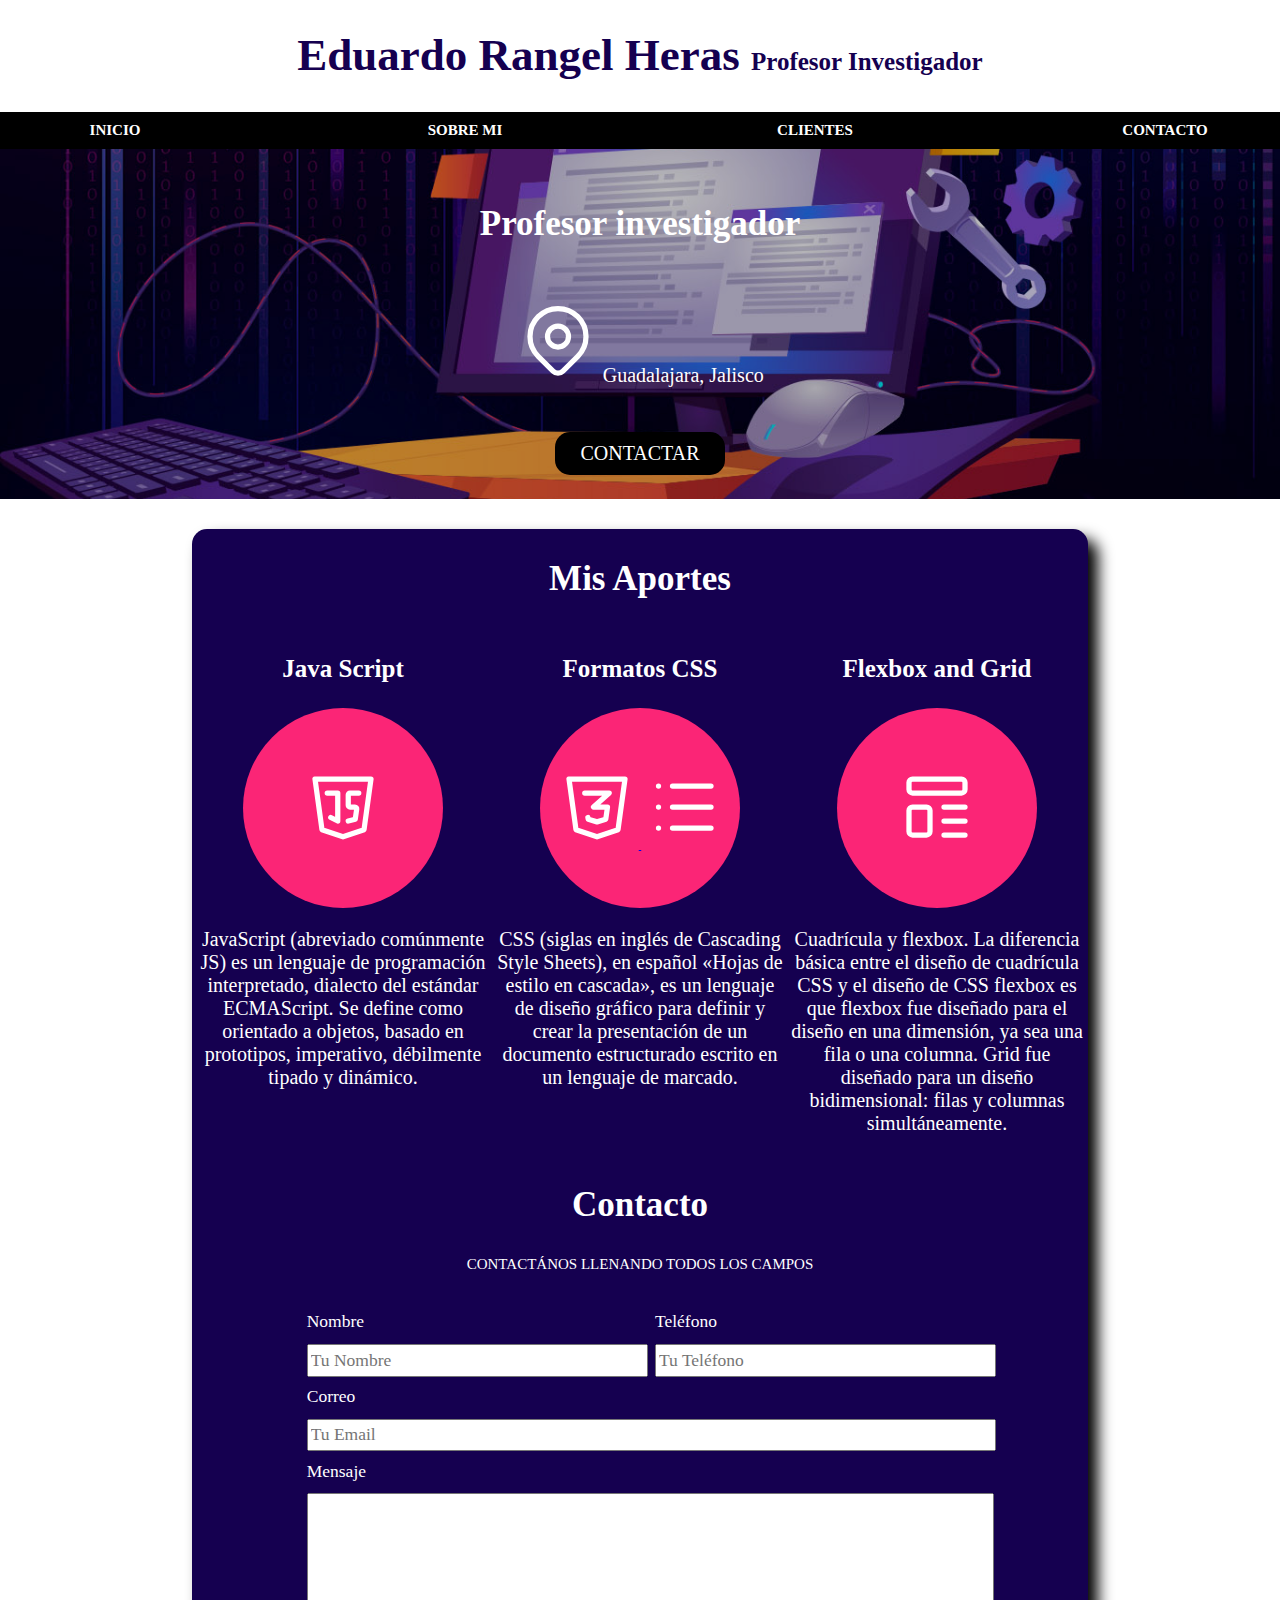
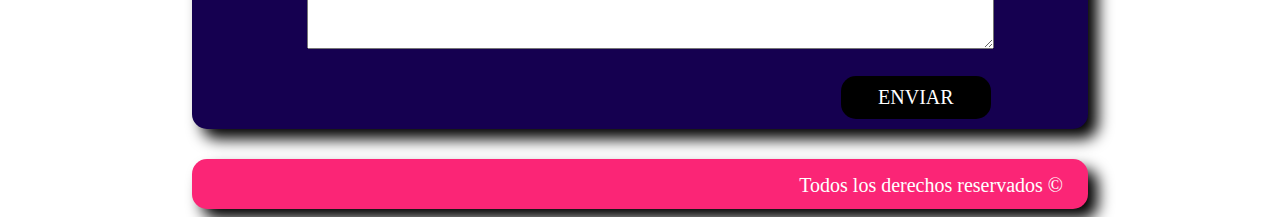
<file: index.html>
<!DOCTYPE html>
<html lang="en">
<head>
    <meta charset="UTF-8">
    <meta name="viewport" content="width=device-width, initial-scale=1.0">
    <title>Página Web Personal</title>
    <link rel="stylesheet" href="css/normalize.css">
    <link rel="stylesheet" href="css/styles.css">
    <link rel="icon" type="image/x-icon" href="./img/picture.png">
</head>
<body>
 <h1>Eduardo Rangel Heras <span>Profesor Investigador</span></h1>
<div class="cont-enlaces">
    <div class="enlaces">
        <a href="#">Inicio</a>
        <a href="./sobremi.html">Sobre mi</a>
        <a href="./clientes.html">Clientes</a>
        <a href="./contacto.html">Contacto</a>
     </div>
</div>

<!--  https://tablericons.com/ -->
 <div class="background-image">
    <div class="background-color">
        <h2 class="profesion">Profesor investigador</h2>
        <div class="location">
            <svg xmlns="http://www.w3.org/2000/svg" class="icon icon-tabler icon-tabler-map-pin" width="84" height="84" viewBox="0 0 24 24" stroke-width="1.5" stroke=white fill="none" stroke-linecap="round" stroke-linejoin="round">
                <path stroke="none" d="M0 0h24v24H0z" fill="none"/>
                <path d="M9 11a3 3 0 1 0 6 0a3 3 0 0 0 -6 0" />
                <path d="M17.657 16.657l-4.243 4.243a2 2 0 0 1 -2.827 0l-4.244 -4.243a8 8 0 1 1 11.314 0z" />
            </svg>
            <p>Guadalajara, Jalisco</p>
        </div>
        <a class="boton" href="#">contactar</a>
    </div>
 </div>
 <main class="contenedor sombra">
    <h2 class="profesion">Mis Aportes</h2>

    <div class="servicios">
        <section class="servicio">
            <h3>Java Script</h3>
            <div class="iconos">
            <a href="java.html" class="a-icon">
                <svg xmlns="http://www.w3.org/2000/svg" class="icon icon-tabler icon-tabler-brand-javascript" width="84" height="84" viewBox="0 0 24 24" stroke-width="1.5" stroke="#FB2576" fill="none" stroke-linecap="round" stroke-linejoin="round">
                    <path stroke="none" d="M0 0h24v24H0z" fill="none"/>
                    <path d="M20 4l-2 14.5l-6 2l-6 -2l-2 -14.5z" />
                    <path d="M7.5 8h3v8l-2 -1" />
                    <path d="M16.5 8h-2.5a.5 .5 0 0 0 -.5 .5v3a.5 .5 0 0 0 .5 .5h1.423a.5 .5 0 0 1 .495 .57l-.418 2.93l-2 .5" />
                  </svg>
            </a>
            </div>
            <p> JavaScript (abreviado comúnmente JS) es un lenguaje de programación interpretado, dialecto del estándar ECMAScript. Se define como orientado a objetos, basado en prototipos, 
                imperativo, débilmente tipado y dinámico.</p>
        </section>
    
        <section class="servicio">
            <h3>Formatos CSS</h3>
            <div class="iconos">

                <a class="a-icon" href="./formatoscss.html">
                    <svg xmlns="http://www.w3.org/2000/svg" class="icon icon-tabler icon-tabler-brand-css3" width="84" height="84" viewBox="0 0 24 24" stroke-width="1.5" stroke="#FB2576" fill="none" stroke-linecap="round" stroke-linejoin="round">
                        <path stroke="none" d="M0 0h24v24H0z" fill="none"/>
                        <path d="M20 4l-2 14.5l-6 2l-6 -2l-2 -14.5z" />
                        <path d="M8.5 8h7l-4.5 4h4l-.5 3.5l-2.5 .75l-2.5 -.75l-.1 -.5" />
                      </svg>    
                      
                      <svg xmlns="http://www.w3.org/2000/svg" class="icon icon-tabler icon-tabler-list" width="84" height="84" viewBox="0 0 24 24" stroke-width="1.5" stroke="#FB2576" fill="none" stroke-linecap="round" stroke-linejoin="round">
                        <path stroke="none" d="M0 0h24v24H0z" fill="none"/>
                        <path d="M9 6l11 0" />
                        <path d="M9 12l11 0" />
                        <path d="M9 18l11 0" />
                        <path d="M5 6l0 .01" />
                        <path d="M5 12l0 .01" />
                        <path d="M5 18l0 .01" />
                      </svg>

                </a>
 
            </div>
            <p>CSS (siglas en inglés de Cascading Style Sheets), en español «Hojas de estilo en cascada», es un lenguaje de diseño gráfico para definir y crear la presentación de un documento estructurado escrito en un lenguaje de marcado. </p>
        </section>

        <section class="servicio">
            <h3>Flexbox and Grid</h3>
            <div class="iconos">
                <a href="flexgrid.html" class="a-icon">
                    <svg xmlns="http://www.w3.org/2000/svg" class="icon icon-tabler icon-tabler-template" width="84" height="84" viewBox="0 0 24 24" stroke-width="1.5" stroke="#FB2576" fill="none" stroke-linecap="round" stroke-linejoin="round">
                        <path stroke="none" d="M0 0h24v24H0z" fill="none"/>
                        <path d="M4 4m0 1a1 1 0 0 1 1 -1h14a1 1 0 0 1 1 1v2a1 1 0 0 1 -1 1h-14a1 1 0 0 1 -1 -1z" />
                        <path d="M4 12m0 1a1 1 0 0 1 1 -1h4a1 1 0 0 1 1 1v6a1 1 0 0 1 -1 1h-4a1 1 0 0 1 -1 -1z" />
                        <path d="M14 12l6 0" />
                        <path d="M14 16l6 0" />
                        <path d="M14 20l6 0" />
                      </svg>
                </a>
            </div>
            <p> Cuadrícula y flexbox. La diferencia básica entre el diseño de cuadrícula CSS y el diseño de CSS flexbox es que flexbox fue diseñado para el diseño en una dimensión, ya sea una fila o una columna. Grid fue diseñado para un diseño bidimensional: filas y columnas simultáneamente.</p>
        </section>
    </div> <!--.servicios-->

    <section>
        <h2 class="profesion">Contacto</h2>

        <form class="formulario">
            <fieldset>
                <legend>Contactános llenando todos los campos</legend>

                <div class="contenedor-campos">
                    <div class="campo">
                        <label>Nombre</label>
                        <input class="input-text" type="text" placeholder="Tu Nombre">
                    </div>

                    <div class="campo">
                        <label>Teléfono</label>
                        <input class="input-text" type="tel" placeholder="Tu Teléfono">
                    </div>

                    <div class="campo">
                        <label>Correo</label>
                        <input class="input-text" type="email" placeholder="Tu Email">
                    </div>
            
                    <div class="campo">
                        <label>Mensaje</label>
                        <textarea class="input-text text-area"></textarea>
                    </div>
                </div> <!-- .contenedor-campos -->
                <div class="alinear-derecha flex">
                    <input class="boton" type="submit" value="Enviar">
                </div>
            </fieldset>
        </form>

    </section>

</main>

<footer class="footer">
    <p>Todos los derechos reservados <span>©</span></p>
</footer>

</body>
</html>
</file>
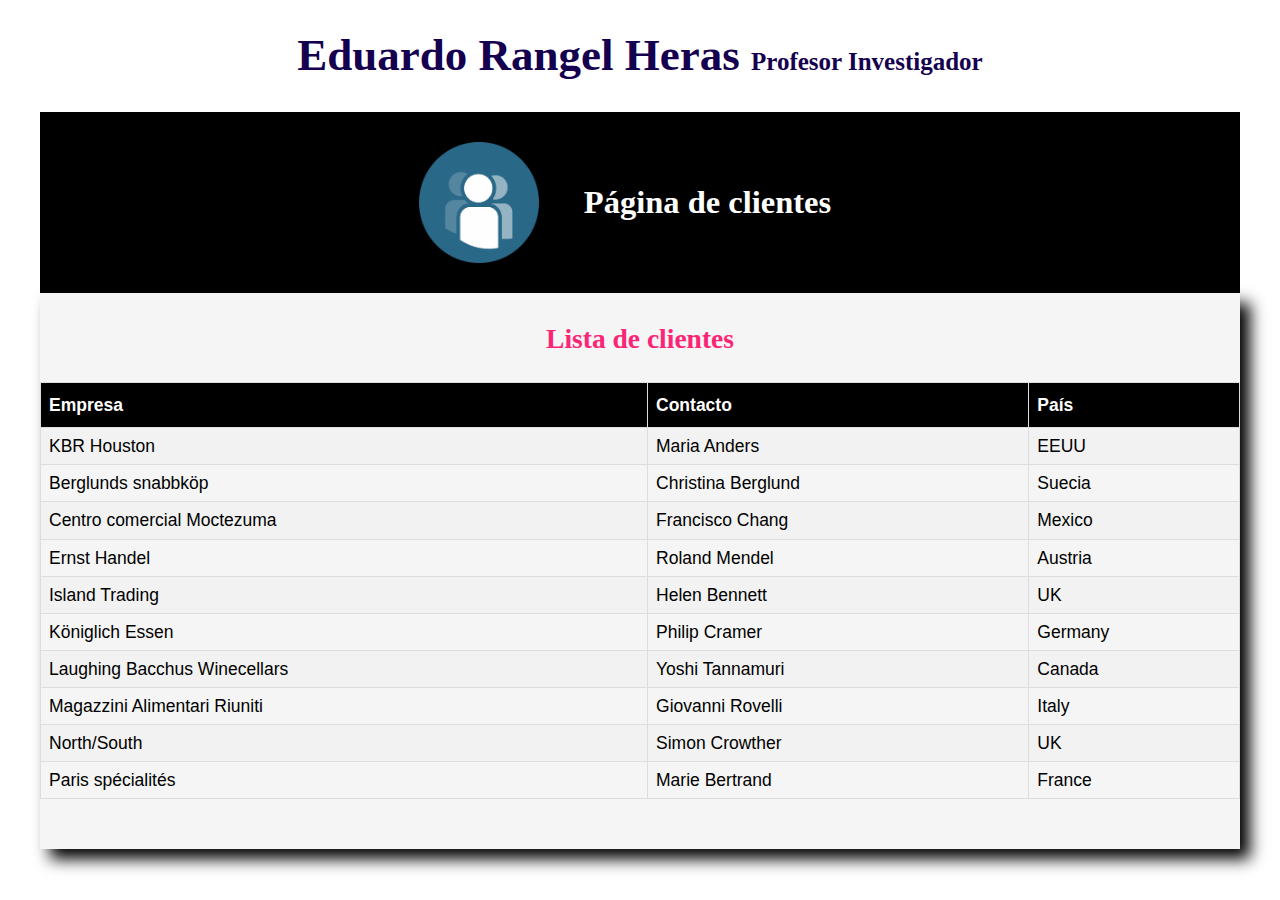
<file: clientes.html>
<!DOCTYPE html>
<html lang="en">
<head>
    <meta charset="UTF-8">
    <meta name="viewport" content="width=device-width, initial-scale=1.0">
    <title>Clientes</title>
    <link rel="icon" type="image/x-icon" href="./img/custummers.png">
    <link rel="stylesheet" href="./css/normalize.css">
    <link rel="stylesheet" href="./css/styles.css">
    <link rel="stylesheet" href="./css/styleclientes.css">   

</head>
<body>
    <div class="main-page">
        <a href="index.html"><h1 class="a-main-page">Eduardo Rangel Heras <span>Profesor Investigador</span></h1></a>   
    </div>
    <div class="encabezado-java">
        <img src="./img/custummers.png" alt="CSS">
        <h2 style="margin-left: 1.5rem;" class="head-2">Página de clientes</h2>     
    </div> 

    <main class="contenedor sombra">
        <h3 class="headclientes-3">Lista de clientes</h3>

        <table id="customers">
            <tr>
              <th>Empresa</th>
              <th>Contacto</th>
              <th>País</th>
            </tr>
            <tr>
              <td>KBR Houston</td>
              <td>Maria Anders</td>
              <td>EEUU</td>
            </tr>
            <tr>
              <td>Berglunds snabbköp</td>
              <td>Christina Berglund</td>
              <td>Suecia</td>
            </tr>
            <tr>
              <td>Centro comercial Moctezuma</td>
              <td>Francisco Chang</td>
              <td>Mexico</td>
            </tr>
            <tr>
              <td>Ernst Handel</td>
              <td>Roland Mendel</td>
              <td>Austria</td>
            </tr>
            <tr>
              <td>Island Trading</td>
              <td>Helen Bennett</td>
              <td>UK</td>
            </tr>
            <tr>
              <td>Königlich Essen</td>
              <td>Philip Cramer</td>
              <td>Germany</td>
            </tr>
            <tr>
              <td>Laughing Bacchus Winecellars</td>
              <td>Yoshi Tannamuri</td>
              <td>Canada</td>
            </tr>
            <tr>
              <td>Magazzini Alimentari Riuniti</td>
              <td>Giovanni Rovelli</td>
              <td>Italy</td>
            </tr>
            <tr>
              <td>North/South</td>
              <td>Simon Crowther</td>
              <td>UK</td>
            </tr>
            <tr>
              <td>Paris spécialités</td>
              <td>Marie Bertrand</td>
              <td>France</td>
            </tr>
          </table>
    </main>
</body>
</html>
</file>
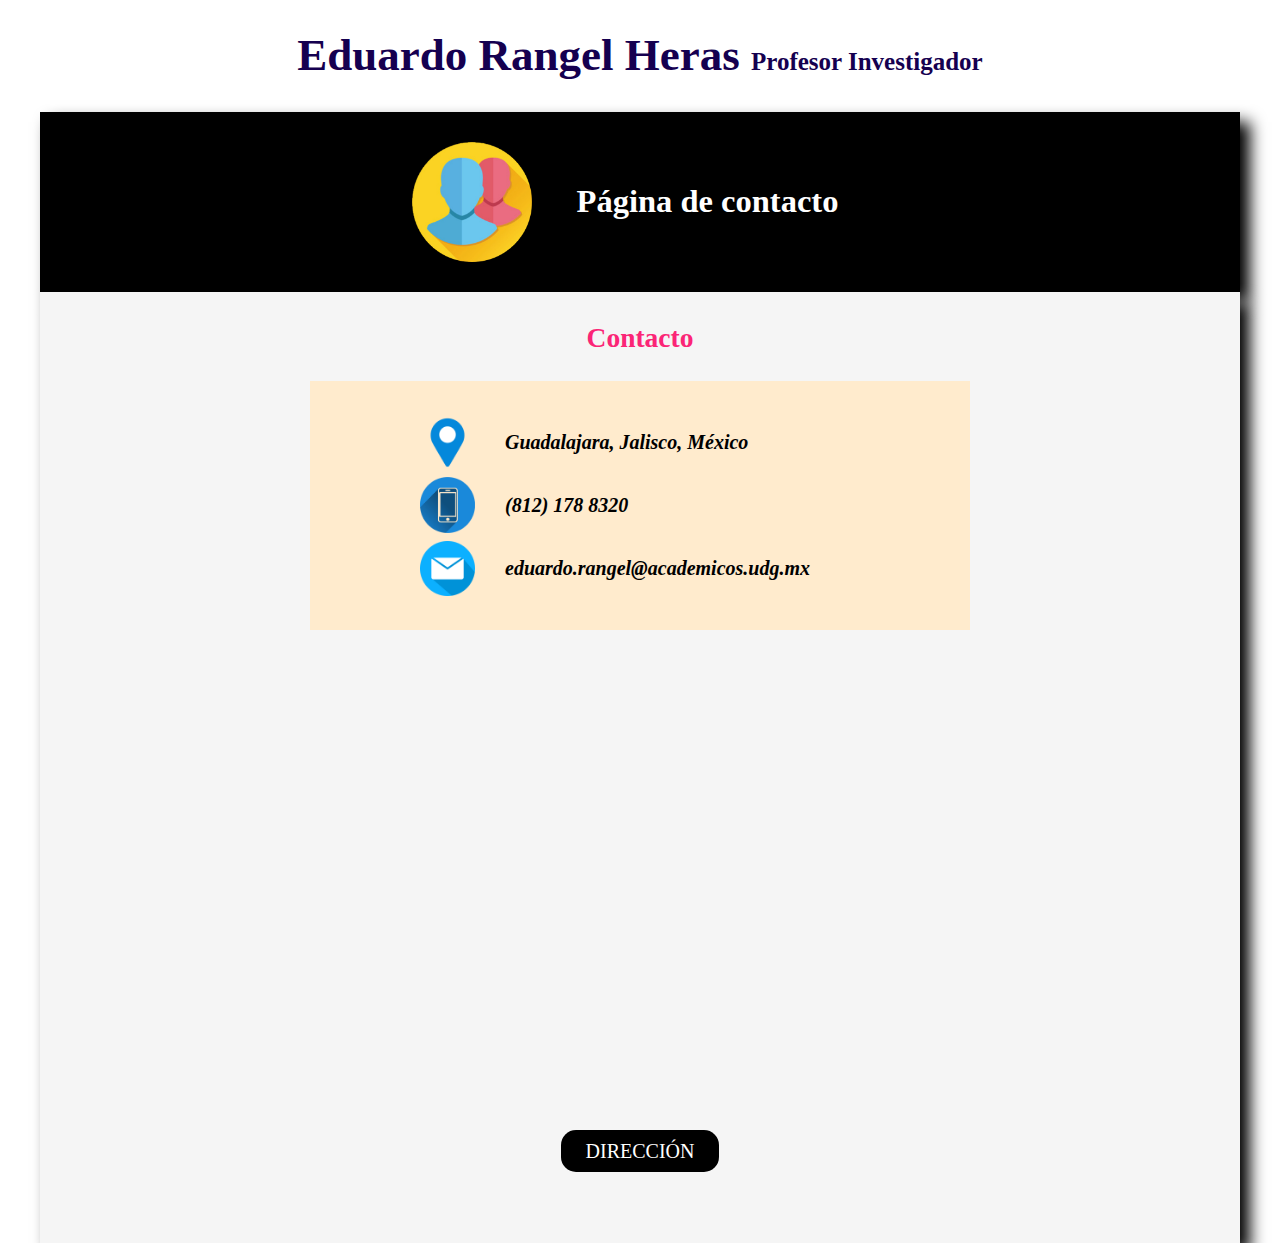
<file: contacto.html>
<!DOCTYPE html>
<html lang="en">
<head>
    <meta charset="UTF-8">
    <meta name="viewport" content="width=device-width, initial-scale=1.0">
    <title>Contacto</title>
    <link rel="icon" type="image/x-icon" href="./img/cuenta.png">
    <link rel="stylesheet" href="./css/normalize.css">
    <link rel="stylesheet" href="./css/styles.css">
    <link rel="stylesheet" href="./css/styleclientes.css">   

</head>
<body>
    <div class="main-page">
        <a href="index.html"><h1 class="a-main-page">Eduardo Rangel Heras <span>Profesor Investigador</span></h1></a>   
    </div>
    <div class="encabezado-java sombra">
        <img src="./img/cuenta.png" alt="cuenta">
        <h2 style="margin-left: 1.5rem;" class="head-2">Página de contacto</h2>     
    </div> 

    <main class="contenedor sombra">
        <h3 class="headclientes-3">Contacto</h3>
        <div class="contacto">
            <div class="direccion">
                <div class="location-cont">
                    <img src="./img/iconlocation1.png" alt="location"> 
                </div>
                <div>
                    <p class="p-contacto">Guadalajara, Jalisco, México</p>    
                </div>            
            </div>

            <div class="cel-cont">
                <div class="cel" >
                    <img src="./img/iconcel2.png" alt="location">
                </div>
                <div>
                    <p class="p-contacto">(812) 178 8320</p>    
                </div>                
            </div>

            <div class="email-cont">
                <div class="email">
                    <img  src="./img/iconmail1.png" alt="location">    
                </div>
                <div>
                    <p class="p-contacto">eduardo.rangel@academicos.udg.mx</p>    
                </div>
                
            </div>
        </div>
        <div class="embed-map">
            <iframe src="https://www.google.com/maps/embed?pb=!1m18!1m12!1m3!1d3733.361516968399!2d-103.32802462405166!3d20.654866100514155!2m3!1f0!2f0!3f0!3m2!1i1024!2i768!4f13.1!3m3!1m2!1s0x8428b23a9bbba80d%3A0xdacdb7fd592feb90!2sUniversity%20Center%20of%20Exact%20Sciences%20and%20Engineering!5e0!3m2!1sen!2smx!4v1696865057208!5m2!1sen!2smx" width="100%;" height="100%;" style="border:0;" allowfullscreen="" loading="lazy" referrerpolicy="no-referrer-when-downgrade"></iframe>
        </div>

        <div class="alinear-boton">
            <a href="https://www.google.com/maps/place/University+Center+of+Exact+Sciences+and+Engineering/@20.6548611,-103.3254497,15z/data=!4m6!3m5!1s0x8428b23a9bbba80d:0xdacdb7fd592feb90!8m2!3d20.6548611!4d-103.3254497!16s%2Fm%2F047d6cy?entry=ttu" class="boton">Dirección</a>
        </div>
    </main>
</body>
</html>
</file>
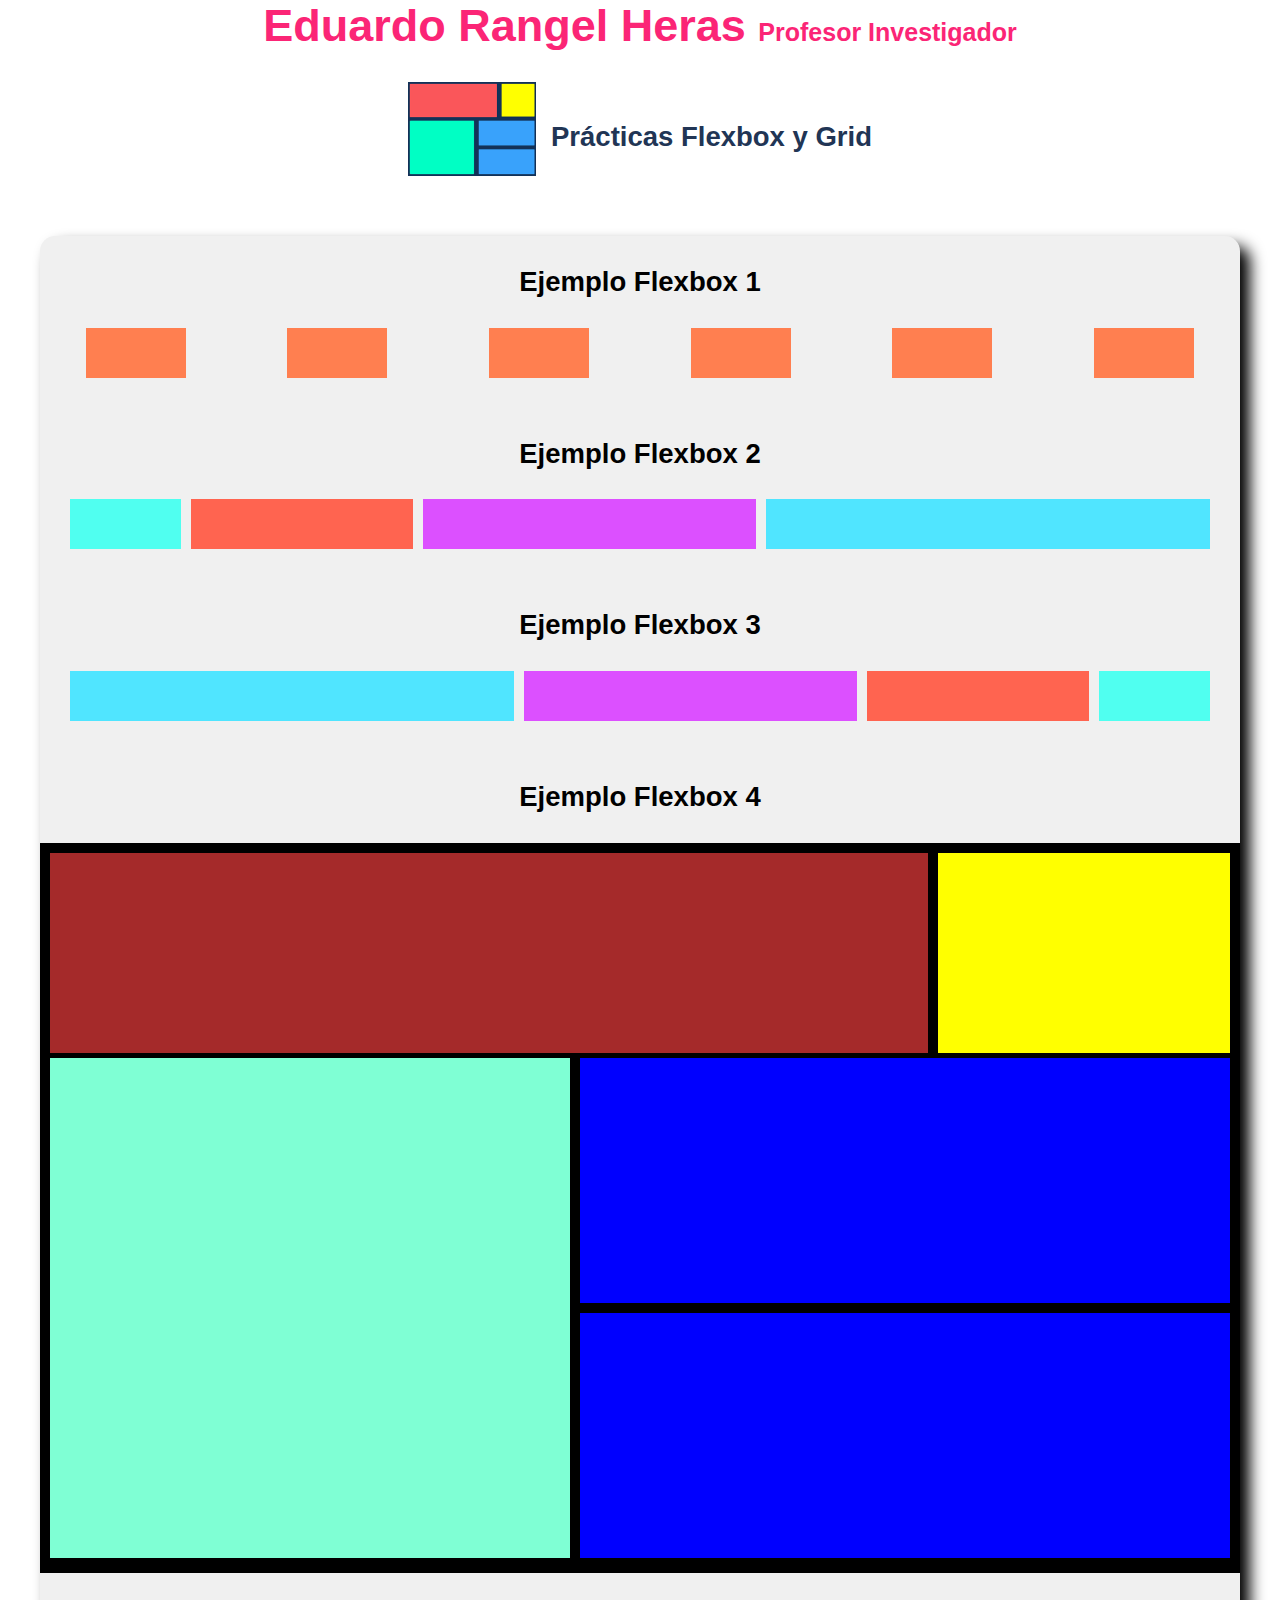
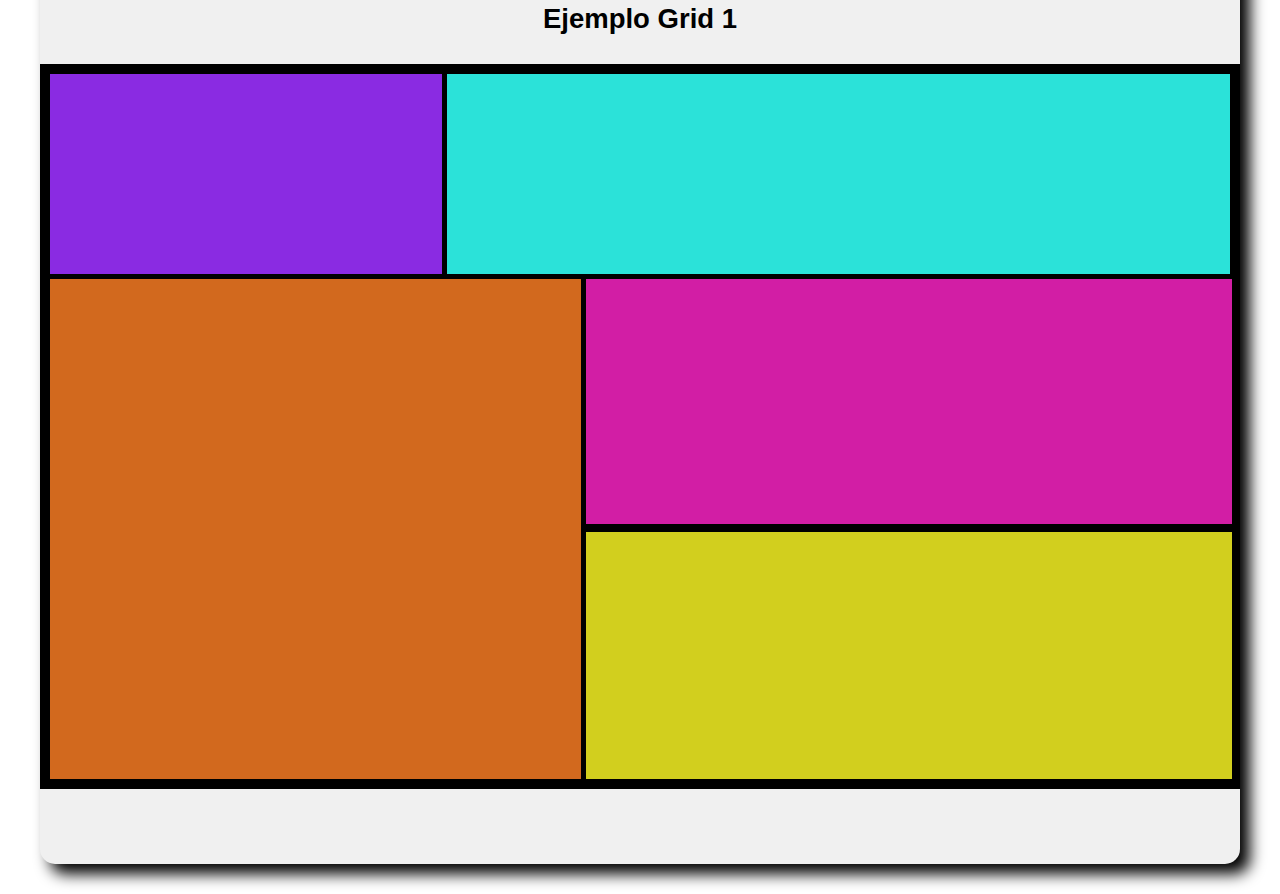
<file: flexgrid.html>
<!DOCTYPE html>
<html lang="en">
<head>
    <meta charset="UTF-8">
    <meta name="viewport" content="width=device-width, initial-scale=1.0">
    <link rel="icon" type="image/x-icon" href="./img/flexbox.png">
    <link rel="stylesheet" href="./css/normalize.css">
    <link rel="stylesheet" href="./css/styles.css">
    <link rel="stylesheet" href="./css/flexgrid.css">
    <link rel="stylesheet" href="./css/stylerecipientes.css">
    <title>Ejemplo Flex y Grid</title>
</head>
<body>
    <div class="main-page">
        <a href="index.html"><h1 class="a-main-page">Eduardo Rangel Heras <span>Profesor Investigador</span></h1></a>   
    </div>
    <div class="encabezado-java">
        <img src="./img/flexbox.png" alt="CSS">
        <h2 style="margin-left: 1.5rem;" class="head-2">Prácticas Flexbox y Grid</h2>     
    </div>   
    <main class="contenedor sombra">
        <h3 class="head-3">
            Ejemplo Flexbox 1
        </h3>

        <div class="flex-1">
            <div class="items">
                
            </div>
            <div class="items">

            </div>
            <div class="items">

            </div>
            <div class="items">

            </div>
            <div class="items">

            </div>
            <div class="items">

            </div>
        </div>

        <h3 class="head-3">
            Ejemplo Flexbox 2
        </h3>

        <div class="flex-2">
            <div class="item1">
                
            </div>
            <div class="item2">

            </div>
            <div class="item3">

            </div>
            <div class="item4">

            </div>   
        </div>

        <h3 class="head-3">
            Ejemplo Flexbox 3
        </h3>

        <div class="flex-3">
            <div class="item13">
                
            </div>
            <div class="item23">

            </div>
            <div class="item33">

            </div>
            <div class="item43">

            </div>   
        </div>

        <h3 class="head-3">
            Ejemplo Flexbox 4
        </h3>
        <div class="back-color">
            <div class="box-1">
                <div class="area-1">
    
                </div>
                <div class="area-2">
    
                </div>
            </div>
            <div class="box-2">
                <div class="area-3">
    
                </div> 
                <div class="box-3">
                    <div class="area-4">
    
                    </div> 
                    <div class="area-5">
                        
                    </div>    
                </div>  
            </div>
        </div>

        <h3 class="head-3">
            Ejemplo Grid 1
        </h3>
        <div class="back-color">
            <div class="grid-1">
                <div class="g1">
    
                </div>
                <div class="g2">
    
                </div> 
                          
                <div class="g3">
                    <div class="g4">
                        
                    </div>   
                    <div class="g5">
                        
                    </div>   
                    <div class="g6">
                        
                    </div>   
                </div>
            </div>            
        </div>
 
        

    </main>
</body>
</html>
</file>
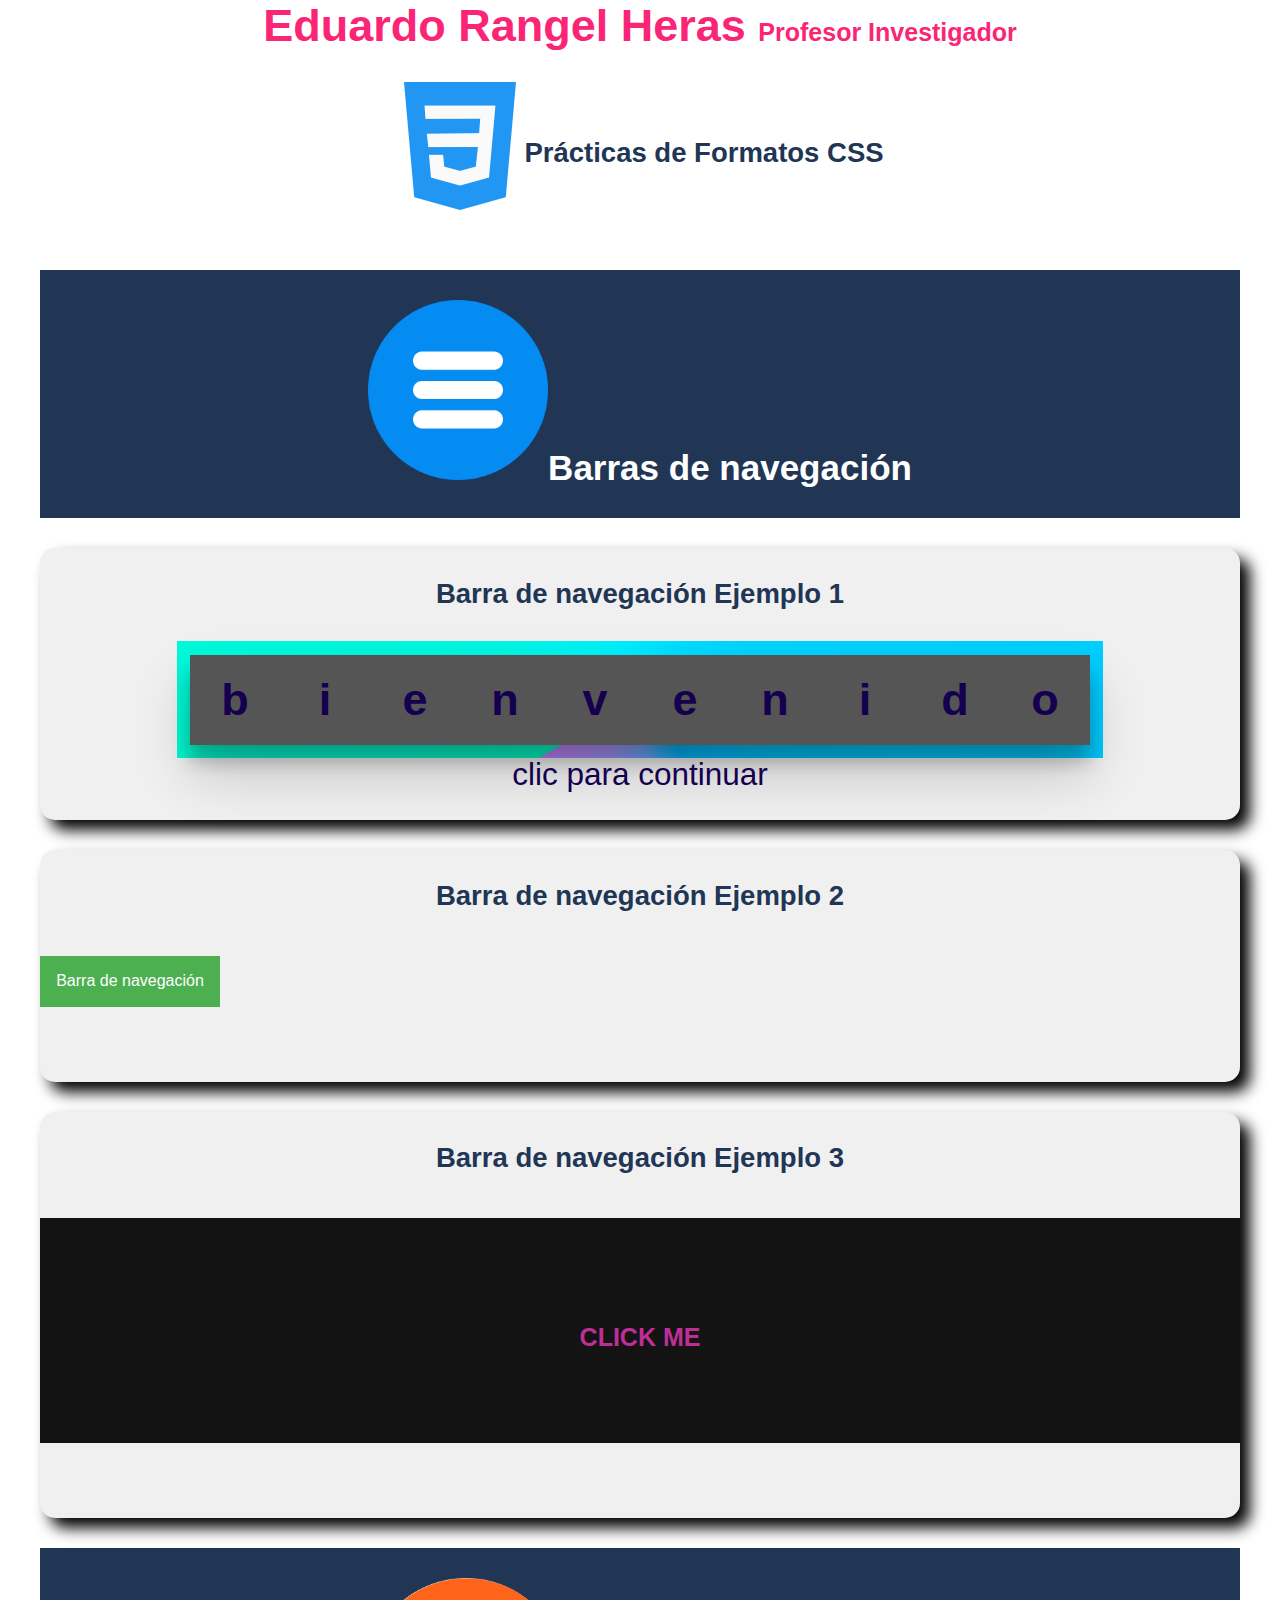
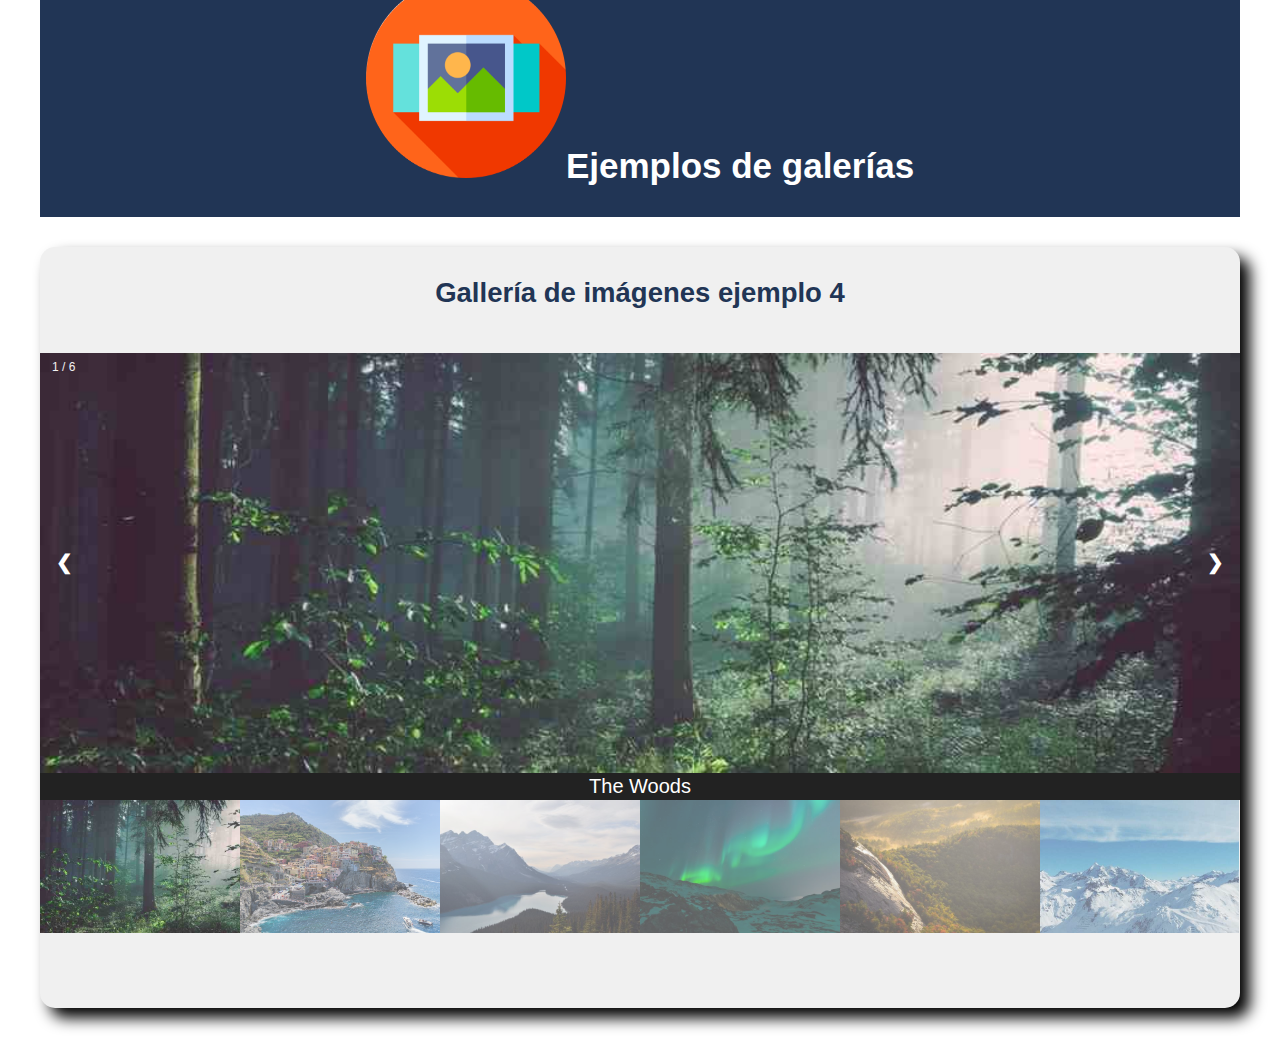
<file: formatoscss.html>
<!DOCTYPE html>
<html lang="en">
<head>
    <meta charset="UTF-8">
    <meta name="viewport" content="width=device-width, initial-scale=1.0">
    <title>Formatos CSS</title>
    <link rel="icon" type="image/x-icon" href="./img/css.png">
    <link rel="stylesheet" href="./css/normalize.css">
    <link rel="stylesheet" href="./css/styles.css">
    <link rel="stylesheet" href="./css/stylerecipientes.css">
    <link rel="stylesheet" href="./css/menubar1.css">
    <link rel="stylesheet" href="./css/menubar2.css">
    <link rel="stylesheet" href="./css/menubar3.css">
    <link rel="stylesheet" href="./css/gallery.css">
</head>
<body>
    <div class="main-page">
        <a href="index.html"><h1 class="a-main-page">Eduardo Rangel Heras <span>Profesor Investigador</span></h1></a>   
    </div>
    <div class="encabezado-java">
        <img src="./img/css.png" alt="CSS">
        <h2 class="head-2">Prácticas de Formatos CSS</h2>     
    </div>   
    <main>
    <header class="header">
        <h1 class="head-1">Barras de navegación</h1>
        <img style="width: 15%;" src="./img/barmenu.png" alt="Recipiente">
    </header>
        <section class="contenedor sombra"> 
            <h2 class="head-2">Barra de navegación Ejemplo 1</h2>
            <div class="menu-bar1">
                <input type="radio" name="toggle" id="toggleOpen" value="toggleOpen">
                <input type="radio" name="toggle" id="toggleClose" value="toggleClose">
                <figure id="welcomeMessage">
                <figcaption>
                    <h1>
                    <label for="toggleOpen" title="Clic para abrir"></label>
                    <label for="toggleClose" title="Clic para cerrar">✖</label>
                    <b>
                        b
                        <a href="javascript:void(0);" title="Go To Home">
                        <svg xmlns="http://www.w3.org/2000/svg" viewBox="0 0 16 16">
                            <defs>
                            <lineargradient id="svgGradient" x1="0" y1="0" x2="20" y2="0" gradientUnits="userSpaceOnUse">
                                <stop offset="0" stop-color="#00ffc3" />
                                <stop offset="0.09090909090909091" stop-color="#00fad9" />
                                <stop offset="0.18181818181818182" stop-color="#00f4f0" />
                                <stop offset="0.2727272727272727" stop-color="#00eeff" />
                                <stop offset="0.36363636363636365" stop-color="#00e6ff" />
                                <stop offset="0.4545454545454546" stop-color="#00dcff" />
                                <stop offset="0.5454545454545454" stop-color="#00d2ff" />
                                <stop offset="0.6363636363636364" stop-color="#00c5ff" />
                                <stop offset="0.7272727272727273" stop-color="#00b8ff" />
                                <stop offset="0.8181818181818182" stop-color="#6da8ff" />
                                <stop offset="0.9090909090909092" stop-color="#9f97ff" />
                                <stop offset="1" stop-color="#c285ff" />
                            </lineargradient>
                            </defs>
                            <path fill-rule="evenodd" d="m8 3.293 6 6V13.5a1.5 1.5 0 0 1-1.5 1.5h-9A1.5 1.5 0 0 1 2 13.5V9.293l6-6zm5-.793V6l-2-2V2.5a.5.5 0 0 1 .5-.5h1a.5.5 0 0 1 .5.5z" />
                            <path fill-rule="evenodd" d="M7.293 1.5a1 1 0 0 1 1.414 0l6.647 6.646a.5.5 0 0 1-.708.708L8 2.207 1.354 8.854a.5.5 0 1 1-.708-.708L7.293 1.5z" />
                        </svg>
                        </a>
                    </b>
                    <b>
                        i
                        <a href="javascript:void(0);" title="Additional Information">
                        <svg xmlns="http://www.w3.org/2000/svg" viewBox="0 0 16 16">
                            <path d="M0 2a2 2 0 0 1 2-2h12a2 2 0 0 1 2 2v12a2 2 0 0 1-2 2H2a2 2 0 0 1-2-2V2zm8.93 4.588-2.29.287-.082.38.45.083c.294.07.352.176.288.469l-.738 3.468c-.194.897.105 1.319.808 1.319.545 0 1.178-.252 1.465-.598l.088-.416c-.2.176-.492.246-.686.246-.275 0-.375-.193-.304-.533L8.93 6.588zM8 5.5a1 1 0 1 0 0-2 1 1 0 0 0 0 2z" />
                        </svg>
                        </a>
                    </b>
                    <b>
                        e
                        <a href="javascript:void(0);" title="Go To Shop">
                        <svg xmlns="http://www.w3.org/2000/svg" viewBox="0 0 16 16">
                            <path d="M0 1.5A.5.5 0 0 1 .5 1H2a.5.5 0 0 1 .485.379L2.89 3H14.5a.5.5 0 0 1 .491.592l-1.5 8A.5.5 0 0 1 13 12H4a.5.5 0 0 1-.491-.408L2.01 3.607 1.61 2H.5a.5.5 0 0 1-.5-.5zM5 12a2 2 0 1 0 0 4 2 2 0 0 0 0-4zm7 0a2 2 0 1 0 0 4 2 2 0 0 0 0-4zm-7 1a1 1 0 1 1 0 2 1 1 0 0 1 0-2zm7 0a1 1 0 1 1 0 2 1 1 0 0 1 0-2z" />
                        </svg>
                        </a>
                    </b>
                    <b>
                        n
                        <a href="javascript:void(0);" title="Send an Email">
                        <svg xmlns="http://www.w3.org/2000/svg" viewBox="0 0 16 16">
                            <path d="M.05 3.555A2 2 0 0 1 2 2h12a2 2 0 0 1 1.95 1.555L8 8.414.05 3.555ZM0 4.697v7.104l5.803-3.558L0 4.697ZM6.761 8.83l-6.57 4.026A2 2 0 0 0 2 14h6.256A4.493 4.493 0 0 1 8 12.5a4.49 4.49 0 0 1 1.606-3.446l-.367-.225L8 9.586l-1.239-.757ZM16 4.697v4.974A4.491 4.491 0 0 0 12.5 8a4.49 4.49 0 0 0-1.965.45l-.338-.207L16 4.697Z" />
                            <path d="M16 12.5a3.5 3.5 0 1 1-7 0 3.5 3.5 0 0 1 7 0Zm-3.5-2a.5.5 0 0 0-.5.5v1h-1a.5.5 0 0 0 0 1h1v1a.5.5 0 0 0 1 0v-1h1a.5.5 0 0 0 0-1h-1v-1a.5.5 0 0 0-.5-.5Z" />
                        </svg>
                        </a>
                    </b>
                    <b>
                        v
                        <a href="javascript:void(0);" title="Facebook">
                        <svg xmlns="http://www.w3.org/2000/svg" viewBox="0 0 16 16">
                            <path d="M16 8.049c0-4.446-3.582-8.05-8-8.05C3.58 0-.002 3.603-.002 8.05c0 4.017 2.926 7.347 6.75 7.951v-5.625h-2.03V8.05H6.75V6.275c0-2.017 1.195-3.131 3.022-3.131.876 0 1.791.157 1.791.157v1.98h-1.009c-.993 0-1.303.621-1.303 1.258v1.51h2.218l-.354 2.326H9.25V16c3.824-.604 6.75-3.934 6.75-7.951z" />
                        </svg>
                        </a>
                    </b>
                    <b>
                        e
                        <a href="javascript:void(0);" title="Instagram">
                        <svg xmlns="http://www.w3.org/2000/svg" viewBox="0 0 16 16">
                            <path d="M8 0C5.829 0 5.556.01 4.703.048 3.85.088 3.269.222 2.76.42a3.917 3.917 0 0 0-1.417.923A3.927 3.927 0 0 0 .42 2.76C.222 3.268.087 3.85.048 4.7.01 5.555 0 5.827 0 8.001c0 2.172.01 2.444.048 3.297.04.852.174 1.433.372 1.942.205.526.478.972.923 1.417.444.445.89.719 1.416.923.51.198 1.09.333 1.942.372C5.555 15.99 5.827 16 8 16s2.444-.01 3.298-.048c.851-.04 1.434-.174 1.943-.372a3.916 3.916 0 0 0 1.416-.923c.445-.445.718-.891.923-1.417.197-.509.332-1.09.372-1.942C15.99 10.445 16 10.173 16 8s-.01-2.445-.048-3.299c-.04-.851-.175-1.433-.372-1.941a3.926 3.926 0 0 0-.923-1.417A3.911 3.911 0 0 0 13.24.42c-.51-.198-1.092-.333-1.943-.372C10.443.01 10.172 0 7.998 0h.003zm-.717 1.442h.718c2.136 0 2.389.007 3.232.046.78.035 1.204.166 1.486.275.373.145.64.319.92.599.28.28.453.546.598.92.11.281.24.705.275 1.485.039.843.047 1.096.047 3.231s-.008 2.389-.047 3.232c-.035.78-.166 1.203-.275 1.485a2.47 2.47 0 0 1-.599.919c-.28.28-.546.453-.92.598-.28.11-.704.24-1.485.276-.843.038-1.096.047-3.232.047s-2.39-.009-3.233-.047c-.78-.036-1.203-.166-1.485-.276a2.478 2.478 0 0 1-.92-.598 2.48 2.48 0 0 1-.6-.92c-.109-.281-.24-.705-.275-1.485-.038-.843-.046-1.096-.046-3.233 0-2.136.008-2.388.046-3.231.036-.78.166-1.204.276-1.486.145-.373.319-.64.599-.92.28-.28.546-.453.92-.598.282-.11.705-.24 1.485-.276.738-.034 1.024-.044 2.515-.045v.002zm4.988 1.328a.96.96 0 1 0 0 1.92.96.96 0 0 0 0-1.92zm-4.27 1.122a4.109 4.109 0 1 0 0 8.217 4.109 4.109 0 0 0 0-8.217zm0 1.441a2.667 2.667 0 1 1 0 5.334 2.667 2.667 0 0 1 0-5.334z" />
                        </svg>
                        </a>
                    </b>
                    <b>
                        n
                        <a href="javascript:void(0);" title="LinkedIn">
                        <svg xmlns="http://www.w3.org/2000/svg" viewBox="0 0 16 16">
                            <path d="M0 1.146C0 .513.526 0 1.175 0h13.65C15.474 0 16 .513 16 1.146v13.708c0 .633-.526 1.146-1.175 1.146H1.175C.526 16 0 15.487 0 14.854V1.146zm4.943 12.248V6.169H2.542v7.225h2.401zm-1.2-8.212c.837 0 1.358-.554 1.358-1.248-.015-.709-.52-1.248-1.342-1.248-.822 0-1.359.54-1.359 1.248 0 .694.521 1.248 1.327 1.248h.016zm4.908 8.212V9.359c0-.216.016-.432.08-.586.173-.431.568-.878 1.232-.878.869 0 1.216.662 1.216 1.634v3.865h2.401V9.25c0-2.22-1.184-3.252-2.764-3.252-1.274 0-1.845.7-2.165 1.193v.025h-.016a5.54 5.54 0 0 1 .016-.025V6.169h-2.4c.03.678 0 7.225 0 7.225h2.4z" />
                        </svg>
                        </a>
                    </b>
                    <b>
                        i
                        <a href="javascript:void(0);" title="LinkedIn">
                        <svg xmlns="http://www.w3.org/2000/svg" viewBox="0 0 16 16">
                            <path d="M0 1.146C0 .513.526 0 1.175 0h13.65C15.474 0 16 .513 16 1.146v13.708c0 .633-.526 1.146-1.175 1.146H1.175C.526 16 0 15.487 0 14.854V1.146zm4.943 12.248V6.169H2.542v7.225h2.401zm-1.2-8.212c.837 0 1.358-.554 1.358-1.248-.015-.709-.52-1.248-1.342-1.248-.822 0-1.359.54-1.359 1.248 0 .694.521 1.248 1.327 1.248h.016zm4.908 8.212V9.359c0-.216.016-.432.08-.586.173-.431.568-.878 1.232-.878.869 0 1.216.662 1.216 1.634v3.865h2.401V9.25c0-2.22-1.184-3.252-2.764-3.252-1.274 0-1.845.7-2.165 1.193v.025h-.016a5.54 5.54 0 0 1 .016-.025V6.169h-2.4c.03.678 0 7.225 0 7.225h2.4z" />
                        </svg>
                        </a>
                    </b>
                    <b>
                        d
                        <a href="javascript:void(0);" title="LinkedIn">
                        <svg xmlns="http://www.w3.org/2000/svg" viewBox="0 0 16 16">
                            <path d="M0 1.146C0 .513.526 0 1.175 0h13.65C15.474 0 16 .513 16 1.146v13.708c0 .633-.526 1.146-1.175 1.146H1.175C.526 16 0 15.487 0 14.854V1.146zm4.943 12.248V6.169H2.542v7.225h2.401zm-1.2-8.212c.837 0 1.358-.554 1.358-1.248-.015-.709-.52-1.248-1.342-1.248-.822 0-1.359.54-1.359 1.248 0 .694.521 1.248 1.327 1.248h.016zm4.908 8.212V9.359c0-.216.016-.432.08-.586.173-.431.568-.878 1.232-.878.869 0 1.216.662 1.216 1.634v3.865h2.401V9.25c0-2.22-1.184-3.252-2.764-3.252-1.274 0-1.845.7-2.165 1.193v.025h-.016a5.54 5.54 0 0 1 .016-.025V6.169h-2.4c.03.678 0 7.225 0 7.225h2.4z" />
                        </svg>
                        </a>
                    </b>
                    <b>
                       o
                        <a href="javascript:void(0);" title="LinkedIn">
                        <svg xmlns="http://www.w3.org/2000/svg" viewBox="0 0 16 16">
                            <path d="M0 1.146C0 .513.526 0 1.175 0h13.65C15.474 0 16 .513 16 1.146v13.708c0 .633-.526 1.146-1.175 1.146H1.175C.526 16 0 15.487 0 14.854V1.146zm4.943 12.248V6.169H2.542v7.225h2.401zm-1.2-8.212c.837 0 1.358-.554 1.358-1.248-.015-.709-.52-1.248-1.342-1.248-.822 0-1.359.54-1.359 1.248 0 .694.521 1.248 1.327 1.248h.016zm4.908 8.212V9.359c0-.216.016-.432.08-.586.173-.431.568-.878 1.232-.878.869 0 1.216.662 1.216 1.634v3.865h2.401V9.25c0-2.22-1.184-3.252-2.764-3.252-1.274 0-1.845.7-2.165 1.193v.025h-.016a5.54 5.54 0 0 1 .016-.025V6.169h-2.4c.03.678 0 7.225 0 7.225h2.4z" />
                        </svg>
                        </a>
                    </b>
                    </h1>
                </figcaption>
                </figure>
            </div>
        </section>

        <section class="contenedor sombra"> 
            <h2 class="head-2">Barra de navegación Ejemplo 2</h2>        
   
            <div class="dropdown">
            <button class="dropbtn">Barra de navegación</button>
            <div class="dropdown-content">
            <a href="#">Inicio</a>
            <a href="#">Sobre mi</a>
            <a href="#">Clientes</a>
            <a href="#">Contacto</a>
            </div>
            </div>
        </section>

        <section class="contenedor sombra"> 
            <h2 class="head-2">Barra de navegación Ejemplo 3</h2>        
            <div class="container">
                <h1 class="h1">
                   <a href="#menu">Click me</a>
                </h1>
                   
               <div class="popover" id="menu">
                <div class = 'content'>
                 <a href="#" class="close"></a>
                  <div class = 'nav'>
                   <ul class = 'nav_list'>
                     
                     <div class = 'nav_list_item'>
                     <li><a href="#">Home</a></li>
                     </div>
                    <div class = 'nav_list_item'>
                       <li><a href="#">About</a></li>
                     </div>
                   <div class = 'nav_list_item'>
                     <li><a href="#">Products</a></li>
                     </div>
                   <div class = 'nav_list_item'>
                     <li><a href="#">Services</a></li>
                     </div>
                    <div class = 'nav_list_item'>
                       <li><a href="#">Contact</a></li>
                     </div>
                     
                   </ul>
                 </div>
                </div>
                </div>
                </div>     

        </section>

        <header class="header">
            <h1 class="head-1">Ejemplos de galerías</h1>
            <img style="width: 200px; height: 200px;" src="./img/gallery.png" alt="Recipiente">
        </header>

        <section class="contenedor sombra"> 
            <h2 class="head-2">Gallería de imágenes ejemplo 4</h2>        
            <div class="container-2">
                <div class="mySlides">
                  <div class="numbertext">1 / 6</div>
                  <img src="./img/img_woods_wide.jpg" style="width:100%">
                </div>
              
                <div class="mySlides">
                  <div class="numbertext">2 / 6</div>
                  <img src="./img/img_5terre_wide.jpg" style="width:100%">
                </div>
              
                <div class="mySlides">
                  <div class="numbertext">3 / 6</div>
                  <img src="./img/img_mountains_wide.jpg" style="width:100%">
                </div>
                  
                <div class="mySlides">
                  <div class="numbertext">4 / 6</div>
                  <img src="./img/img_lights_wide.jpg" style="width:100%">
                </div>
              
                <div class="mySlides">
                  <div class="numbertext">5 / 6</div>
                  <img src="./img/img_nature_wide.jpg" style="width:100%">
                </div>
                  
                <div class="mySlides">
                  <div class="numbertext">6 / 6</div>
                  <img src="./img/img_snow_wide.jpg" style="width:100%">
                </div>
                  
                <a class="prev" onclick="plusSlides(-1)">❮</a>
                <a class="next" onclick="plusSlides(1)">❯</a>
              
                <div class="caption-container">
                  <p id="caption"></p>
                </div>
              
                <div class="row">
                  <div class="column">
                    <img class="demo cursor" src="./img/img_woods.jpg" style="width:100%" onclick="currentSlide(1)" alt="The Woods">
                  </div>
                  <div class="column">
                    <img class="demo cursor" src="./img/img_5terre.jpg" style="width:100%" onclick="currentSlide(2)" alt="Cinque Terre">
                  </div>
                  <div class="column">
                    <img class="demo cursor" src="./img/img_mountains.jpg" style="width:100%" onclick="currentSlide(3)" alt="Mountains and fjords">
                  </div>
                  <div class="column">
                    <img class="demo cursor" src="./img/img_lights.jpg" style="width:100%" onclick="currentSlide(4)" alt="Northern Lights">
                  </div>
                  <div class="column">
                    <img class="demo cursor" src="./img/img_nature.jpg" style="width:100%" onclick="currentSlide(5)" alt="Nature and sunrise">
                  </div>    
                  <div class="column">
                    <img class="demo cursor" src="./img/img_snow.jpg" style="width:100%" onclick="currentSlide(6)" alt="Snowy Mountains">
                  </div>
                </div>
              </div> 

        </section>
    </main>
</body>
<script src="./js/gallery.js"></script>
</html>
</file>
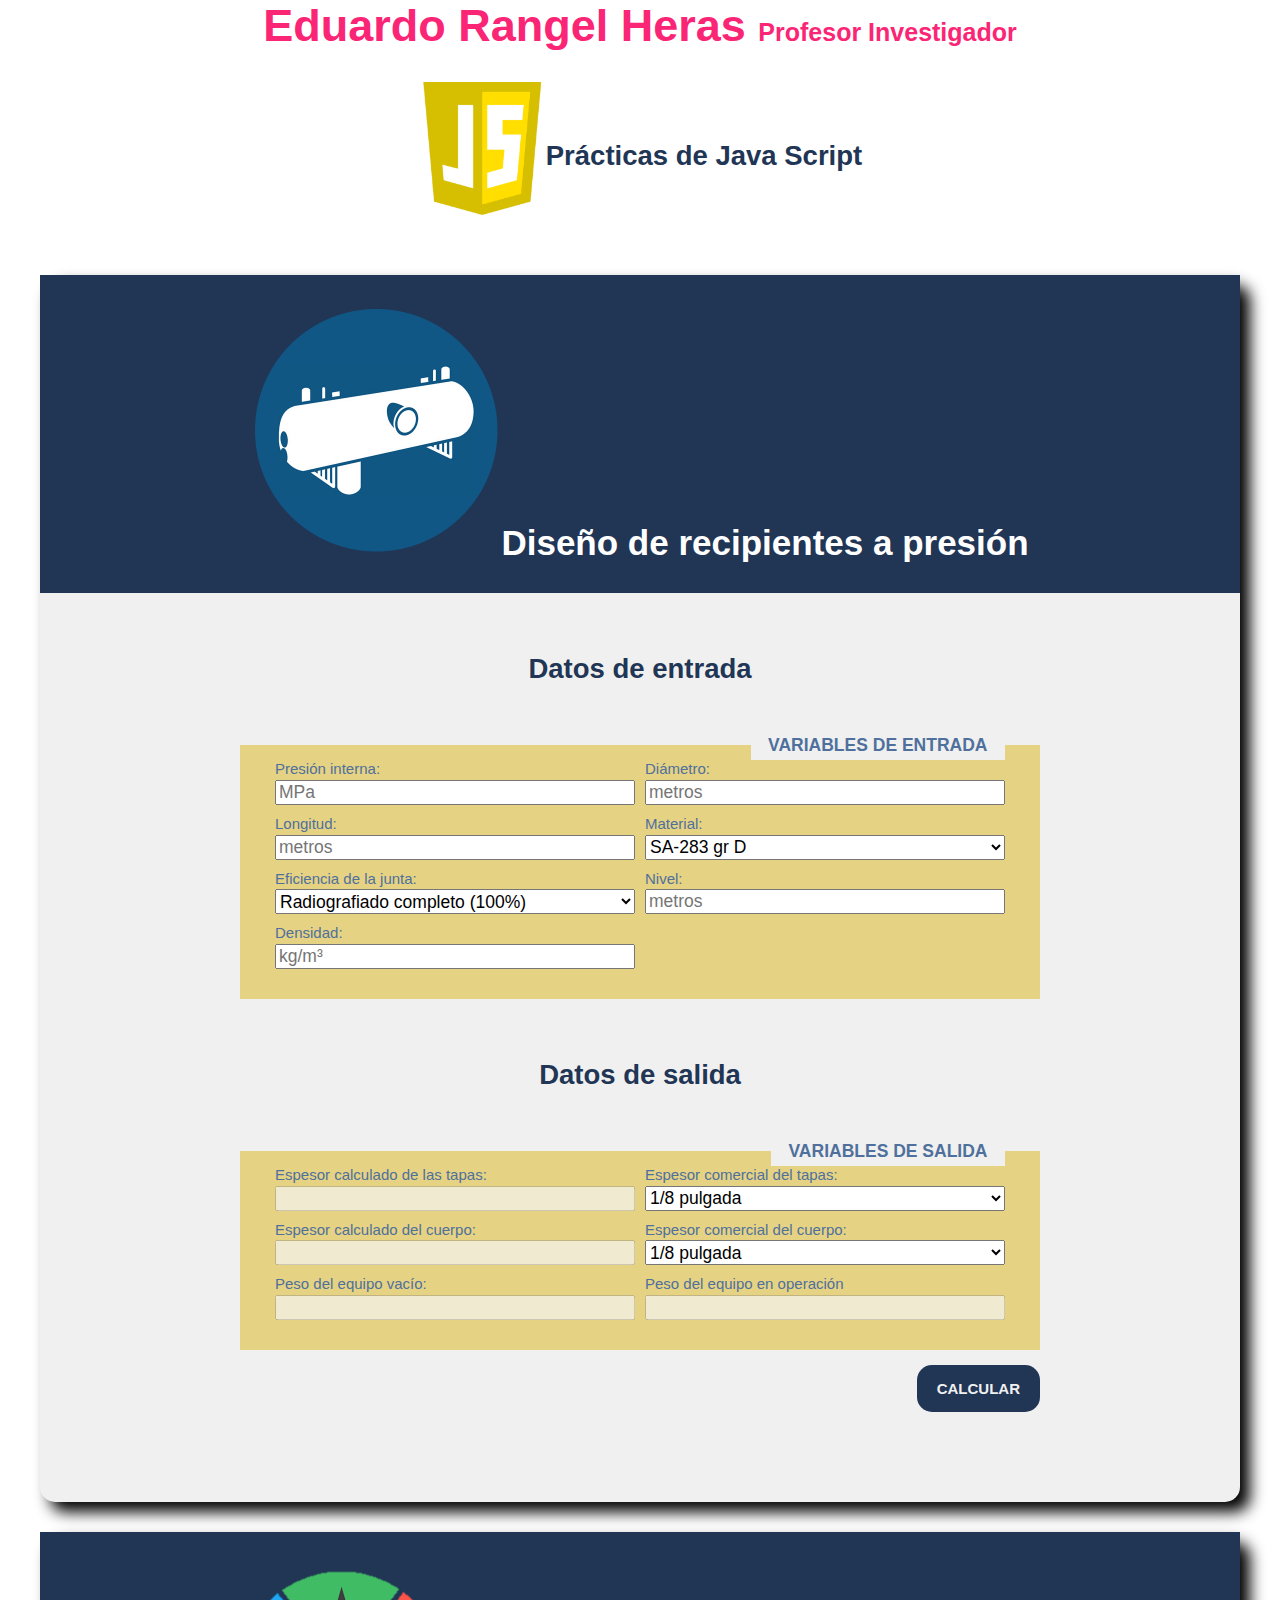
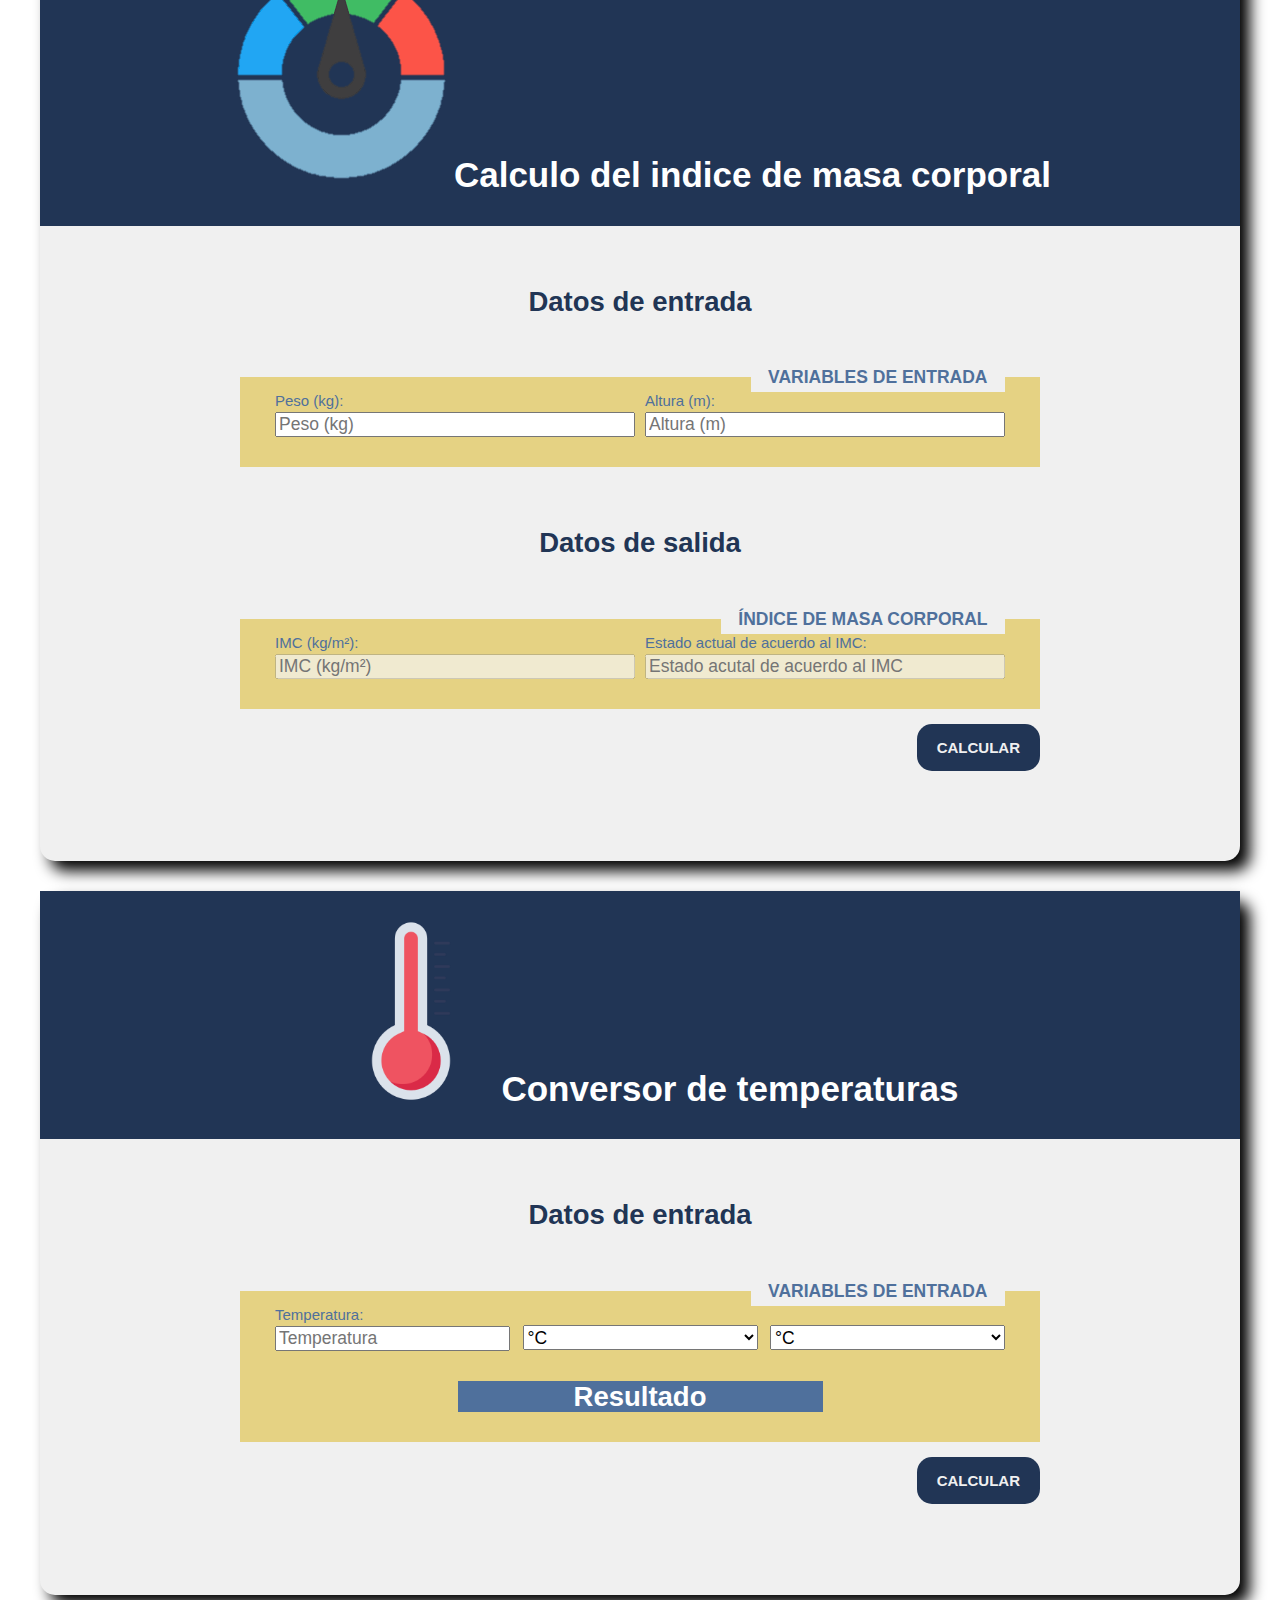
<file: java.html>
<!DOCTYPE html>
<html lang="en">
<head>
    <meta charset="UTF-8">
    <meta name="viewport" content="width=device-width, initial-scale=1.0">
    <title>JavaScript</title>
    <link rel="icon" type="image/x-icon" href="./img/js.png">
    <link rel="stylesheet" href="./css/normalize.css">
    <link rel="stylesheet" href="./css/styles.css">
    <link rel="stylesheet" href="./css/stylerecipientes.css">
</head>
<body>
    <div class="main-page">
        <a href="index.html"><h1 class="a-main-page">Eduardo Rangel Heras <span>Profesor Investigador</span></h1></a>   
    </div>
    <div class="encabezado-java">
        <img src="./img/js.png" alt="JS">
        <h2 class="head-2">Prácticas de Java Script</h2>     
    </div>
    <main >
        <section class="contenedor sombra">   


        <header class="header">
            <h1 class="head-1">Diseño de recipientes a presión</h1>
            <img src="./img/favicon.png" alt="Recipiente">
        </header>
        <!-- Datos de entrada -->
        <h2 class="head-2">Datos de entrada</h2>
        <div class="contenedor-2">
            <fieldset>
                <legend>Variables de entrada</legend>
                <div class="datos">
                    <div class="dato">
                        <label for="">Presión interna:</label>
                        <input placeholder="MPa" class="input-data" type="number" name="" id="Presion">
                    </div>
                    <div class="dato">
                        <label for="">Diámetro:</label>
                        <input placeholder="metros" class="input-data" type="number" name="" id="Diametro">
                    </div>
                    <div class="dato">
                        <label for="">Longitud:</label>
                        <input placeholder="metros" class="input-data" type="number" name="" id="Longitud">
                    </div>
                    <div class="dato">
                        <label for="">Material:</label>
                        <select class="input-data" id="Material">
                            <option value="1">SA-283 gr D</option>   
                            <option value="2">SA-662 gr B</option>   
                            <option value="3">SA-537</option>   
                            <option value="4">SA-515 gr 60</option>   
                            <option value="5">SA-516 gr 70</option>  
                        </select>
                    </div>
                    <div class="dato">
                        <label for="">Eficiencia de la junta:</label>
                        <select class="input-data" name="" id="Eficiencia">
                            <option value="1">Radiografiado completo (100%)</option>   
                            <option value="2">Radiografiado parcial (85%)</option>   
                            <option value="3">Sin Radiografiado (75%)</option>  
     
                        </select> 
                    </div>
                    <div class="dato">
                        <label for="">Nivel:</label>
                        <input placeholder="metros" class="input-data" type="number" name="" id="Nivel">
                    </div>
                    <div class="dato">
                        <label for="">Densidad:</label>
                        <input placeholder="kg/m³" class="input-data" type="number" name="" id="Densidad">
                    </div>
                </div>
            </fieldset>
        </div>
        <!-- Datos de salida -->
        <h2 class="head-2">Datos de salida</h2>
        <div class="contenedor-2">
            <fieldset>
                <legend>Variables de salida</legend>
                <div class="datos">
                    <div class="dato">
                        <label for="">Espesor calculado de las tapas:</label>
                        <input disabled class="input-data" type="number" name="" id="espesorcalculadotapas">
                    </div>
                    <div class="dato">
                        <label for="">Espesor comercial del tapas:</label>
                        <select class="input-data" id="espesortapascomercial">
                            <option value="1">1/8 pulgada</option>   
                            <option value="2">1/4 pulgada</option>   
                            <option value="3">3/8 pulgada</option>   
                            <option value="4">5/8 pulgada</option>   
                            <option value="5">3/4 pulgada</option>   
                            <option value="6">7/8 pulgada</option>   
                            <option value="7">1 pulgada</option>   
                            <option value="8">1 1/4 pulgada</option>   
                            <option value="9">1 1/2 pulgada</option>   
                            <option value="10">1 3/4 pulgada</option>   
                            <option value="11">2 pulgadas</option>  
 
                        </select>
                    </div>
                    <div class="dato">
                        <label for="">Espesor calculado del cuerpo:</label>
                        <input disabled  class="input-data" type="number" name="" id="espesorcalculadocuerpo">
                    </div>
                    <div class="dato">
                        <label for="">Espesor comercial del cuerpo:</label>
                        <select class="input-data" id="espesorcuerpocomercial">
                            <option value="1">1/8 pulgada</option>   
                            <option value="2">1/4 pulgada</option>   
                            <option value="3">3/8 pulgada</option>   
                            <option value="4">5/8 pulgada</option>   
                            <option value="5">3/4 pulgada</option>   
                            <option value="6">7/8 pulgada</option>   
                            <option value="7">1 pulgada</option>   
                            <option value="8">1 1/4 pulgada</option>   
                            <option value="9">1 1/2 pulgada</option>   
                            <option value="10">1 3/4 pulgada</option>   
                            <option value="11">2 pulgadas</option>    
                        </select>
                    </div>
                    <div class="dato">
                        <label for="">Peso del equipo vacío:</label>
                        <input class="input-data" disabled type="number" id="pesovacio">
                    </div>
                    <div class="dato">
                        <label for="">Peso del equipo en operación</label>
                        <input class="input-data" disabled type="number" id="pesooperacion">
                    </div>
                </div>
            </fieldset>
        </div>
        <div class="contenedor-boton">
            <a onclick="calcularRecipiente()" class="boton">Calcular</a>
        </div>
    </section>
    <!-- Indice de masa corporal -->
    <section class="contenedor sombra">
        <div class="header">
            <h1 class="head-1">
                Calculo del indice de masa corporal
            </h1>
            <img src="./img/imc.png" alt="">
        </div>
                <!-- Datos de entrada -->
                <h2 class="head-2">Datos de entrada</h2>
                <div class="contenedor-2">
                    <fieldset>
                        <legend>Variables de entrada</legend>
                        <div class="datos">
                            <div class="dato">
                                <label for="">Peso (kg):</label>
                                <input placeholder="Peso (kg)" class="input-data" type="number" name="" id="peso">
                            </div>
                            <div class="dato">
                                <label for="">Altura (m):</label>
                                <input placeholder="Altura (m)" class="input-data" type="number" name="" id="altura">
                            </div>
                            
                        </div>
                    </fieldset>
                </div>

                <!-- Datos de Salida -->
                <h2 class="head-2">Datos de salida</h2>
                <div class="contenedor-2">
                    <fieldset>
                        <legend>Índice de masa corporal</legend>
                        <div class="datos">
                            <div class="dato">
                                <label for="">IMC (kg/m²):</label>
                                <input disabled placeholder="IMC (kg/m²)" class="input-data" type="number" name="" id="imc">
                            </div>
                            <div class="dato">
                                <label for="">Estado actual de acuerdo al IMC:</label>
                                <input disabled placeholder="Estado acutal de acuerdo al IMC" class="input-data" type="text" name="" id="estadoimc">
                            </div>
                            
                        </div>
                    </fieldset>
                </div>
                <div class="contenedor-boton">
                    <a onclick="imcFcn()" class="boton">Calcular</a>
                </div>
    </section>
    <!-- Covertidor de temperaturas -->
    <section class="contenedor sombra">
        <div class="header">
            <h1 class="head-1">
                Conversor de temperaturas
            </h1>
            <img class="temp" src="./img/temperature.png" alt="temperature">
        </div>
                <!-- Datos de entrada -->
                <h2 class="head-2">Datos de entrada</h2>
                <div class="contenedor-2">
                    <fieldset>
                        <legend>Variables de entrada</legend>
                        <div class="datos-temp">
                            <div class="dato">
                                <label for="">Temperatura:</label>
                                <input placeholder="Temperatura" class="input-data" type="number" name="" id="temp1">
                            </div>
                            <div>
                                <select class="input-data"  name="" id="select1">
                                    <option value="1">°C</option>
                                    <option value="2">°F</option>
                                    <option value="3">K</option>
                                    <option value="4">R</option>
                                </select>
                            </div>
                    
                            <div>
                                <select class="input-data"  name="" id="select2">
                                    <option value="1">°C</option>
                                    <option value="2">°F</option>
                                    <option value="3">K</option>
                                    <option value="4">R</option>
                                </select>
                            </div>

                        </div>
                        <div class="resultado">
                            <h3 id = "resulttemp" class="head-3">Resultado</h3>
                        </div>
                    </fieldset>
                </div>

                <div class="contenedor-boton">
                    <a onclick="temperatureFcn()" class="boton">Calcular</a>
                </div>
    </section>
    </main>

    <script src="./js/disenorecipientes.js"></script> 
    <script src="./js/imc.js"></script>  
    </main>

</body>
</html>
</file>
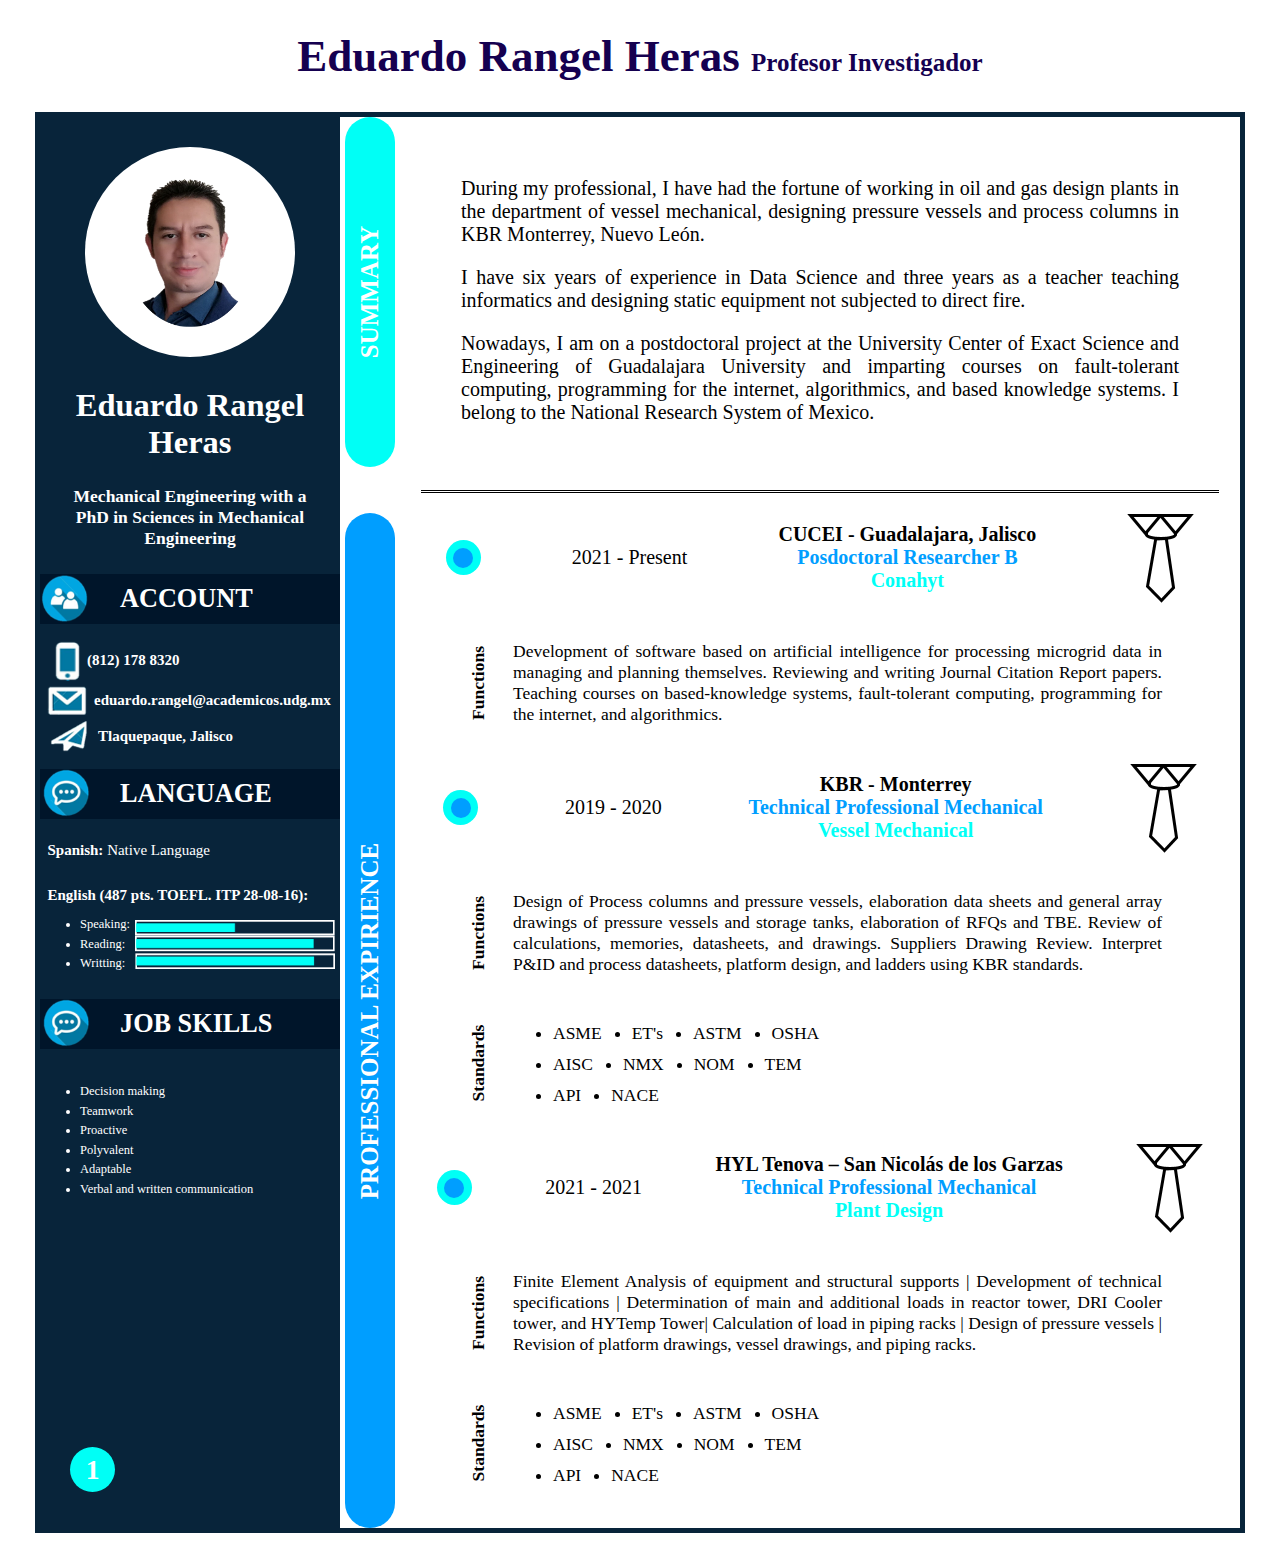
<file: sobremi.html>
<!DOCTYPE html>
<html lang="en">
<head>
    <meta charset="UTF-8">
    <meta name="viewport" content="width=device-width, initial-scale=1.0">
    <link rel="stylesheet" href="./css/styles.css">
    <link rel="stylesheet" href="./css/style_sobme.css">
    <title>Sobre mí</title>
</head>
<body>   
    <div class="main-page">
        <a href="index.html"><h1 class="a-main-page">Eduardo Rangel Heras <span>Profesor Investigador</span></h1></a>   
    </div>
    <main class="contenedor-cvu sombra-cvu">
    <div class="flexbox">
        <div class="flexbox1">
            <div class="fondo-foto">
                <img class="foto" src="./img/picture.png" alt="Foto">            
            </div>
            <h2 class="head-2">Eduardo Rangel Heras</h2>
            <h3 class="head-3">Mechanical Engineering with a PhD in Sciences in Mechanical Engineering</h3>
            <div class="account">            <div class="img-account">
                    <img class="img-account" src="./img/account.png" alt="cuenta">
                </div>
                <div class="head-account">
                    <h2 class="h-account">account</h2>
                </div>           
            </div> 

            <div class="account-content">
                <div class="cel">
                    <img class = "icon-account-cel" src="./img/iconcel.png" alt="cel">
                    <h4 class="head-4">(812) 178 8320</h4>
                </div>
                <div class="e-mail">
                    <img class = "icon-account" src="./img/iconmail.png" alt="email">
                    <h4 class="head-4">eduardo.rangel@academicos.udg.mx</h4>
                </div>
                <div class="location">
                    <img class = "icon-account" src="./img/iconlocation.png" alt="location">
                    <h4 class="head-4">Tlaquepaque, Jalisco</h4>
                </div>
            </div> 

            <div class="account">            
                <div class="img-account">
                    <img class="img-account" src="./img/lan.png" alt="cuenta">
                </div>
                <div class="head-account">
                    <h2 class="h-account">language</h2>
                </div>                   
            </div>

            <div class="account-content">
                <div class="cel">                
                    <h4 class="head-4 normal"><span class="bold">Spanish: </span>Native Language</h4>
                </div>
                <div class="e-mail">                
                    <h4 class="head-4">English (487 pts. TOEFL. ITP 28-08-16):</h4>
                </div>

                <div class="location">
                    <div class="lista">
                        <ul class="color-list">
                            <li>Speaking:</li>
                            <li>Reading:</li>
                            <li>Writting:</li>
                        </ul>
                    </div>
                    <div class="plot-lan">
                        <img src="./img/plotlan.png" alt="plotlan">
                    </div>             
                </div>
            </div> 

            <div class="account margin">            
                <div class="img-account">
                    <img class="img-account" src="./img/lan.png" alt="cuenta">
                </div>
                <div class="head-account">
                    <h2 class="h-account">job skills</h2>
                </div>                   
            </div>

            <div class="account-content">
                <ul class="color-list">
                    <li>Decision making</li>
                    <li>Teamwork</li>
                    <li>Proactive</li>
                    <li>Polyvalent</li>
                    <li>Adaptable</li>
                    <li>Verbal and written communication</li>
                </ul>
            </div> 

            <h4 class = "head-number">1</h4>

        </div>          
        
        <div class="grid-flex2">
            <div class="grid1">
                <h3 class="head-labels">summary</h3>  
            </div>
            <div class="grid2">
                <div class="p-margin">
                    <p class="p-summary">
                        During my professional, I have had the fortune of working in oil and gas design plants in the department of vessel mechanical, designing pressure vessels and process columns in KBR Monterrey, Nuevo León. 
                    </p>
                    <p class="p-summary">
                        I have six years of experience in Data Science and three years as a teacher teaching informatics and designing static equipment not subjected to direct fire.   
                    </p>
                    <p class="p-summary">
                        Nowadays, I am on a postdoctoral project at the University Center of Exact Science and Engineering of Guadalajara University and imparting courses on fault-tolerant computing, programming for the internet, algorithmics, and based knowledge systems. I belong to the National Research System of Mexico.    
                    </p>
                </div>
            </div>
            <div class="grid3">
                <h3 class="head-labels2">professional expirience</h3>  
            </div>
            
            <div class="grid4">
                <div class="cucei">
                    <div class="item">
                        <div class="item-inner">

                        </div>   
                    </div>
                    <p class="fecha">
                        2021 - Present
                    </p>
                    <div class="tres-elementos">
                        <p class="element-1">
                            CUCEI - Guadalajara, Jalisco
                        </p>
                        <p class="element-2">
                            Posdoctoral Researcher B
                        </p>
                        <p class="element-3">
                            Conahyt
                        </p>
                    </div>
                    <img src="./img/tie.png" alt="tie">
                </div>
                <div class="grid-cucei">
                    <div class="fcn">Functions</div>
                    <div class="contenido">Development of software based on artificial intelligence for processing microgrid data in managing and planning themselves. Reviewing and writing Journal Citation Report papers. Teaching courses on based-knowledge systems, fault-tolerant computing, programming for the internet, and algorithmics.
                    </div>
                </div>

                <div class="cucei">
                    <div class="item">
                        <div class="item-inner">

                        </div>   
                    </div>
                    <p class="fecha">
                        2019 - 2020
                    </p>
                    <div class="tres-elementos">
                        <p class="element-1">
                            KBR - Monterrey
                        </p>
                        <p class="element-2">
                            Technical Professional Mechanical
                        </p>
                        <p class="element-3">
                            Vessel Mechanical
                        </p>
                    </div>
                    <img src="./img/tie.png" alt="tie">
                </div>
                <div class="grid-cucei">
                    <div class="fcn">Functions</div>
                    <div class="contenido">
                        Design of Process columns and pressure vessels, elaboration data sheets and general array drawings of pressure vessels and storage tanks, elaboration of RFQs and TBE. Review of calculations, memories, datasheets, and drawings. Suppliers Drawing Review. Interpret P&ID and process datasheets, platform design, and ladders using KBR standards.
                    </div>
                </div>
                <div class="grid-cucei">
                    <div class="fcn">Standards</div>
                    <div class="contenido-2">
                        <ul class="line-1">
                            <li>ASME</li>
                            <li>ET's</li>
                            <li>ASTM</li>
                            <li>OSHA</li>
                        </ul>
                        <ul class="line-1">
                            <li>AISC</li>
                            <li>NMX</li>
                            <li>NOM</li>
                            <li>TEM</li>
                        </ul>
                        <ul class="line-1">
                            <li>API</li>
                            <li>NACE</li>
                        </ul>
                    </div>
                </div>
                <div class="cucei">
                    <div class="item">
                        <div class="item-inner">

                        </div>   
                    </div>
                    <p class="fecha">
                        2021 - 2021
                    </p>
                    <div class="tres-elementos">
                        <p class="element-1">
                            HYL Tenova – San Nicolás de los Garzas
                        </p>
                        <p class="element-2">
                            Technical Professional Mechanical
                        </p>
                        <p class="element-3">
                            Plant Design
                        </p>
                    </div>
                    <img src="./img/tie.png" alt="tie">
                </div>
                <div class="grid-cucei">
                    <div class="fcn">Functions</div>
                    <div class="contenido">
                        Finite Element Analysis of equipment and structural supports | Development of technical specifications | Determination of main and additional loads in reactor tower, DRI Cooler tower, and HYTemp Tower| Calculation of load in piping racks |  Design of pressure vessels | Revision of platform drawings, vessel drawings, and piping racks.
                    </div>
                </div>
                <div class="grid-cucei">
                    <div class="fcn">Standards</div>
                    <div class="contenido-2">
                        <ul class="line-1">
                            <li>ASME</li>
                            <li>ET's</li>
                            <li>ASTM</li>
                            <li>OSHA</li>
                        </ul>
                        <ul class="line-1">
                            <li>AISC</li>
                            <li>NMX</li>
                            <li>NOM</li>
                            <li>TEM</li>
                        </ul>
                        <ul class="line-1">
                            <li>API</li>
                            <li>NACE</li>
                        </ul>
                    </div>
                </div>

            </div>
        </div> 
     
    </div>    
    </main>
</body>
</html>
</file>
<file: css/styles.css>
/*  Globales **/
html {
    font-size: 62.5%;
    box-sizing: border-box; /* Hack para Box Model **/
    scroll-snap-type: y mandatory;
}

h1 {
    color: #150050;
    text-align: center;
    font-size: 4.5rem;
}



h1 span {
    font-size: 2.5rem;
}

h1, h2, h3 {
    text-align: center;
    
}

h3 {
    color: white;
    font-size: 2.5rem;    
}

.cont-enlaces {
    background-color: black;
}
.enlaces {
    font-size: 1.5rem;
    display: flex;
    justify-content: space-between;
    text-transform: uppercase;
    background-color: black;
    text-align: center;
    width: 120rem;
    margin: 0 auto;
}

.enlaces a {
    text-decoration: none;
    color: white;
    font-weight: 900;
    width: 15rem;  
    padding: 1rem 0;      
}

.enlaces a:hover {
    background-color: #FB2576;
}

.background-image {
    background-image: url(../img/desktop.jpg);
    background-size: cover;
    background-repeat: no-repeat;
    height: 350px; 
    background-position-y: center;   
}
.background-color {
    background-color: rgba(0, 0, 0, 0.267);
    height: 350px;
    display: flex;
    flex-direction: column;
    align-items: center;
    justify-content: space-evenly;
}
.profesion {
    margin: 0px;
    font-size: 3.5rem;
    color: white;
    padding: 3rem ;
}

p {
    display: inline-block;
    font-size: 2rem;
    color: white;
    text-align: center;
}

.boton {
    color: white;
    background-color: black;
    text-decoration: none;
    text-transform: uppercase;
    font-size: 2rem;
    width: 15rem;
    text-align: center;
    padding: 1rem;
    border-radius: 1.5rem;
}

.boton:hover {
    background-color: #FB2576;
}

.contenedor {
    margin: 3rem 15%; 
    background-color: #150050;  
    height: 120rem;
    border-radius: 1.5rem;
    
}

.sombra {
    box-shadow: 10px 10px 15px 0px black;
    -webkit-box-shadow: 10px 10px 15px 0px black;
    -moz-box-shadow: 10px 10px 15px 0px black;
}



.servicios {
    display: grid;
    grid-template-columns: repeat(3,1fr);
    gap: 0.5rem;
    padding: 0 0.5rem;
}

.servicios .iconos {
    display: flex;
    justify-content: center;
    align-items: center;
    background-color: #FB2576;
    height: 200px;
    width: 200px;
    border-radius: 50%;
    margin: 0 auto;
}

.icon {
    stroke: white;
    width: 84px;
    height: 84px;
}

.a-icon:hover {
    display: flex;
    justify-content: center;
    align-items: center;
    background-color: #25edfb;
    height: 200px;
    width: 200px;
    border-radius: 50%;
    margin: 0 auto;
}

.formulario fieldset {
    border: none;
    height: 100%;
}

.formulario legend {
    text-align: center;
    font-size: 1.5rem;
    text-transform: uppercase;
    font: 600;
    margin-bottom: 2rem;
    color: white;
}

.contenedor-campos {
    margin: 1.5rem 12%;
    display: grid;
    grid-template-columns: 50% 50%;
    grid-template-rows: auto auto 20rem;
    gap: 15px;
}
.campo {
    color: white;
    font-size: 1.75rem;
}
.campo:nth-child(3),
.campo:nth-child(4) {
    grid-column: 1 / 3;    
}

.input-text {
    width: 100%;
    margin-top: 1.25rem;
    height: 45%;
}

.text-area {
    height: 75%;
}
.alinear-derecha {
    margin: 0 10%;
    text-align: right;    
}

.alinear-derecha .boton {
    border: none;
}
.footer {
    margin: 0 15%;
    background-color: #FB2576;
    border-radius: 1.5rem;
    box-shadow: 10px 10px 15px 0px black;
    -webkit-box-shadow: 10px 10px 15px 0px black;
    -moz-box-shadow: 10px 10px 15px 0px black;
    padding: 0 25px;
    text-align: right;  
    height: 5rem;  
}
.footer p {
    margin-top: 1.5rem;
    font-size: 2rem;
}

.main-page a {
    text-decoration: none;
    
}

.a-main-page:hover {
    color: #FB2576;
}

.head-2{
    color: white;
    padding: 3rem ;
    font-size: 3.25rem;
}


.head-3{
    color: white;    
    font-size: 2.75rem;
}

.encabezado-java {
    display: flex;
    justify-content: center;
    align-items: center;
}
.encabezado-java img {
    width: 10%;
    padding: 3rem 0;
}

.head-2{
    margin: 3rem 0;
}
</file>
<file: css/styleclientes.css>
body {
    font-size: 62.5%;
}
.encabezado-java {
    background-color: black;
    width: 120rem;
    margin: 0 auto;
    display: flex;
    justify-content: center;    
}

.contenedor {
    background-color: whitesmoke;
    width: 120rem;
    height: auto;
    margin: 0 auto;
    border-radius: 0;
    padding-bottom: 5rem;
}

.headclientes-3{
    margin-top: 0;
    color: #FB2576;
    padding-top: 3rem;
    font-size: 2.75rem;
}

.contacto {
    background-color: blanchedalmond;
    width: 60rem;
    margin: 0 auto;
    padding: 3rem;
}

.direccion {
    display: flex;
    justify-content: left;
    align-items: center;
    margin-left: 5rem;
}

.location-cont {
    margin: 0 3rem;
    width: 10%;
}

.location-cont img{
    width: 100%;
}


.cel-cont {
    display: flex;
    justify-content: left;
    align-items: center;
    margin-left: 5rem;
}

.cel {
    margin: 0 3rem;
    width: 10%;
}

.cel img{
    width: 100%;
}

.email-cont {
    display: flex;
    justify-content: left;
    align-items: center;
    margin-left: 5rem;
}

.email {
    margin: 0 3rem;
    width: 10%;
}

.email img{
    width: 100%;
}

.p-contacto {
    color:black;
    font-style: italic;
    font-weight: 700;
}

.embed-map {
    width: 66rem; 
    height: 48rem;
    margin: 0 auto;    
}

.boton {
    color: white;
    background-color: black;
    text-decoration: none;
    text-transform: uppercase;
    font-size: 2rem;
    width: 15rem;
    text-align: center;
    padding: 1rem 2.5rem;
    border-radius: 1.5rem;
}

.boton:hover {
    background-color: #FB2576;
}

.alinear-boton {
    width: 66rem;
    margin: 3rem auto;
    text-align: center;
}

#customers {
    font-family: Arial, Helvetica, sans-serif;
    border-collapse: collapse;
    width: 100%;
  }
  
  #customers td, #customers th {
    border: 1px solid #ddd;
    padding: 8px;
    font-size: 1.75rem;
  }
  
  #customers tr:nth-child(even){background-color: #f2f2f2;}
  
  #customers tr:hover {background-color: #FB2576;}
  
  #customers th {
    padding-top: 12px;
    padding-bottom: 12px;
    text-align: left;
    background-color: black;
    color: white;
  }
</file>
<file: css/flexgrid.css>
.head-3 {
    padding-top: 3rem;
    color: black;
    margin-bottom: 3rem;
}

.flex-1 {
    margin: 3rem 0;
    display: flex;
    gap: 1rem;
    justify-content: space-around;
    flex-wrap: wrap;
}

.items {
    background-color: coral;
    height: 5rem;
    width: 10rem;
}

.flex-2 {
    margin: 3rem;
    display: flex;
    gap: 1rem;
    
}

.item1 {    
    background-color: rgb(80, 255, 240);
    height: 5rem;
    flex: 1;
}
.item2 {
    background-color: rgb(255, 100, 80);
    height: 5rem;
    flex: 2;
}
.item3 {
    background-color: rgb(220, 80, 255);
    height: 5rem;
    flex: 3;
}
.item4 {
    
    background-color: rgb(80, 229, 255);
    height: 5rem;
    flex: 4;}


.flex-3 {
    margin: 3rem;
    display: flex;
    gap: 1rem;
    flex-direction: row-reverse;
}

.item13 {    
    background-color: rgb(80, 255, 240);
    height: 5rem;
    flex: 1;
}
.item23 {
    background-color: rgb(255, 100, 80);
    height: 5rem;
    flex: 2;
}
.item33 {
    background-color: rgb(220, 80, 255);
    height: 5rem;
    flex: 3;
}
.item43 {   
    background-color: rgb(80, 229, 255);
    height: 5rem;
    flex: 4;
}

.back-color {
    background-color: black;
    padding: 0.5rem;   
}
.box-1 {
    display: flex;
    margin: 0.5rem;
    gap: 1rem;    
}

.area-1 {
    flex: 3;
    background-color: brown;
    height: 20rem;
}

.area-2{
    flex: 1;
    background-color: yellow;
    height: 20rem;
}    

.box-2 {
    display: flex;
    margin: 0.5rem;
    gap: 1rem;
}

.area-3 {
    width: 50%;
    background-color: aquamarine;
    height: 50rem;
}

.box-3 {
    display: flex;
    flex-direction: column;
    margin: 0;
    gap: 0;
    justify-content: right;
    
}

.area-4 {
    width: 65rem;
    background-color: blue;
    height: 24.5rem; 
    margin-bottom: 0.5rem;   
}

.area-5 {
    width: 65rem;
    background-color: blue;
    height: 24.5rem; 
    margin: 0.5rem 0;   
}

.grid-1 {
    display: grid;
    grid-template-columns: 0.5fr 1fr;
    margin: 0.5rem;
    gap: 0.5rem;
}

.g1 {
    background-color: blueviolet;
    width: 100%;
    height: 20rem;
    
}

.g2 {
    background-color: rgb(43, 226, 217);
    width: 100%;
    height: 20rem;
    gap: 0.5rem;
}

.box-grid-1 {
    display: grid;
    grid-template-rows: repeat(2,1fr);
    grid-template-columns: 75% 25%;
    
}
.g3 {
    background-color:black;
    width: 100%;
    height: 50rem;
    gap: 0.5rem;
    display: grid;
    grid-template-rows: repeat(2,1fr);
    grid-template-columns: 45% 55%;
    
}

.g3:nth-child(3) {
    grid-column: 1 / 3;
}

.g4 {
    background-color: chocolate;
    width: 100%;
    height: 50rem;  
    grid-row: 1 / 3;    
}


.g5 {    
    background-color: rgb(210, 30, 165);
    width: 99.5%;
    height: 24.5rem;
        
}

.g6 {
    background-color: rgb(210, 207, 30);
    width: 99.5%;
    height: 24.75rem;      
}

.g6 {
    grid-row: 2 / 3;
    grid-column: 2 / 3;
}
</file>
<file: css/stylerecipientes.css>
:root {
    --gris: #F0F0F0;
    --navy: #213555;
    --azul: #4F709C;
    --amaillo:#E5D283;
}

/* apply a natural box layout model to all elements, but allowing components to change */
html {
    box-sizing: border-box;
    font-family: 'Roboto', sans-serif;
  }
  *, *:before, *:after {
    box-sizing: inherit;
  }

  html {
    font-size: 62.5%;

  }

  h1,h2,h3 {
    text-align: center;
    margin: 0;
  }

  .head-1{
    color:white;
    font-size: 3.5rem;
    padding-bottom: 3rem;
  }

  .head-2 {
    padding: 3rem 0 1.5rem 0;
    color: var(--navy);
    font-size: 2.75rem;
  }

  .header{
    background-color: var(--navy);
    width: 120rem;
    margin: 3rem auto 0 auto;
    display: flex;
    flex-direction: row-reverse;
    justify-content: center;
    align-items: baseline;
    padding-top: 3rem;
  }

  .contenedor{
    background-color: var(--gris);
    width: 120rem;    
    height: auto;
    padding-bottom: 7.5rem;
    margin: 3rem auto;
  }

  fieldset {
    margin: 0 auto;
    background-color: var(--amaillo);
    width: 80rem;
    border: none; 
    padding: 0 3.5rem;
    padding-bottom: 3rem;   
  }

  legend {
    font-size: 1.75rem;
    background-color: var(--gris);
    padding: 0.5rem 1.75rem;
    text-align: right;
    text-transform: uppercase;
    color: var(--azul);
    font-weight: 600;
  }

  .input-data {
    width: 100%;
    height: 2.5rem;
    font-size: 1.75rem;
  }

  .datos {
    display: grid;
    grid-template-columns: 1fr 1fr;
    gap: 1rem;
  }

  label {
    display: inline-block;
    color: var(--azul);
    font-size: 1.5rem;
    margin-bottom: 0.25rem;
  }

  .contenedor-boton {
    width: 80rem;
    margin: 3rem auto;
    text-align: right;
  }

  .boton{
    background-color: var(--navy);
    color: var(--gris);
    text-transform: uppercase;
    padding: 1.5rem 2rem;
    border-radius: 1.5rem;
    font-size: 1.5rem;
    text-decoration: none;
    font-weight: 600;   
  }

  .boton:hover {
    cursor: pointer;
    background-color: var(--amaillo);
    color:var(--navy);
  }

  .temp {
    width: 15%;
  }

  .datos-temp{
    display: grid;
    grid-template-columns: repeat(3,1fr);
    gap: 1.25rem;
    align-items:last baseline;
  }

  .resultado {
    margin: 3rem auto 0 auto;
    background-color: #4F709C;
    width: 50%;

  }

  .head-3 {
    text-align: center;
  }
</file>
<file: css/menubar1.css>
/* Transitions aren't quite as smooth on firefox */

:root {
    --gradient: conic-gradient(
      from 240deg at 50% 50%,
      #00ffc3,
      #00fad9,
      #00f4f0,
      #00eeff,
      #00e6ff,
      #00dcff,
      #00d2ff,
      #00c5ff,
      #00b8ff,
      #6da8ff,
      #9f97ff,
      #c285ff
    );
  }
  
  *
  , *::before
  , *::after {
      box-sizing: border-box;
      font-family: "Poppins", sans-serif;
  }
  

  input {
    display: none;
  }
  
  #welcomeMessage {
    font-size: 85%;   
  }
  
  #welcomeMessage
  , #welcomeMessage
    figcaption
  , #welcomeMessage
    figcaption
    h1
  , #welcomeMessage
    figcaption
    h1
    b {
    position: relative;
    display: flex;
    align-items: center;
    justify-content: center;
    width: 100%;
    margin: 0;
  }
  
  #welcomeMessage
  figcaption {
    width: auto;
    z-index: 1;
  }
  
  #welcomeMessage
  figcaption::before
  , #welcomeMessage
    figcaption::after {
      position: absolute;
      background: #222;
      width: 0%;
      height: 0%;
      content: "";
      z-index: -1;
  }
  
  #welcomeMessage
  figcaption::after {
    background: var(--gradient);
    width: calc(100% + 3.1em);
    height: calc(100% + 3.1em);
    z-index: -2;
  }
  
  #welcomeMessage
  figcaption
  h1 {
    text-transform: lowercase;
    background: #555;
    box-shadow: rgba(0, 0, 0, 0.19) 0px 0.625em 1.25em, rgba(0, 0, 0, 0.23) 0px 0.375em 0.375em;
    transition: all 0.1s ease-in-out;
  }
  
  #welcomeMessage
  figcaption
  h1:active {
    transform: scale(0.25);
    transition: all 0.05s ease-in-out;
  }
  
  #welcomeMessage
  figcaption
  h1::before
  , #welcomeMessage
    figcaption
    h1::after {
      position: absolute;
      white-space: nowrap;
      font-size: 0.7em;
      font-weight: 200;
      transition: all 0.7s ease-in-out;
  }
  
  #welcomeMessage
  figcaption
  h1::before {
    top: -4.3em;
    right: 2em;
    content: "Clic para cerrar";
    font-weight: 400;
    color: #666;
    opacity: 0;
  }
  
  #welcomeMessage
  figcaption
  h1::after {
    bottom: -1.5em;
    content: "Clic para continuar";
    transition: all 0.3s ease-in-out;
  }
  
  #welcomeMessage
  figcaption
  h1
  label {
    position: absolute;
    width: 100%;
    height: 100%;
    z-index: 999;
  }
  
  #welcomeMessage
  figcaption
  h1
  label:nth-child(2) {
    display: flex;
    align-items: center;
    justify-content: center;
    width: 1em;
    height: 1em;
    right: 0;
    top: -3em;
    background: transparent;
    color: #666;
    outline: 1px solid #666;
    padding: 5px;
    opacity: 0;
    z-index: 998;
  }
  
  #welcomeMessage
  figcaption
  h1
  label:hover {
    cursor: pointer;
  }
  
  #welcomeMessage
  figcaption
  h1
  b {
    width: 2em;
    height: 2em;
    background: #555;
    user-select: none;
  }
  
  #welcomeMessage
  figcaption
  h1
  b
  a {
    position: absolute;
    top: 0;
    left: 0;
    width: 100%;
    height: 100%;
    display: flex;
    align-items: center;
    justify-content: center;
    opacity: 0;
    z-index: 1;
    transition: all 0.35s ease-in-out;
  }
  
  #welcomeMessage
  figcaption
  h1
  b
  a:focus::before {
    position: absolute;
    width: 100%;
    height: 100%;
    background: #555;
    border-radius: 0.3em;
    content:"";
    z-index: -1;
  }
  
  #welcomeMessage
  figcaption
  h1
  b
  a:focus::after {
    position: absolute;
    width: calc(100% + 0.05em);
    height: calc(100% + 0.05em);
    background: var(--gradient);
    border-radius: 0.3em;
    content:"";
    z-index: -2;
    animation: spinny 5s linear infinite;
  }
  
  #welcomeMessage
  figcaption
  h1
  b
  a:active::after {
    filter: blur(5px);
  }
  
  @keyframes spinny {
    0% {
      transform: rotateZ(0deg);
      border-radius: 0.3em;
    }
    50% {
      border-radius: 1em;
    }
    100% {
      transform: rotateZ(360deg);
      border-radius: 0.3em;
    }
  }
  
  #welcomeMessage
  figcaption
  h1
  b
  a
  svg {
    position: relative;
    width: 55%;
    height: auto;
    fill: url(#svgGradient);
    filter: grayscale(100%) brightness(1.2);
    transform: rotateY(-180deg);
    transition: all 200ms linear;
  }
  
  #welcomeMessage
  figcaption
  h1
  b
  a:hover
  svg {
    filter: grayscale(0%) brightness(1);
    transition: all 200ms ease-in-out;
  }
  
  #welcomeMessage
  figcaption
  h1
  b
  a:focus
  svg {
    filter: grayscale(0%) brightness(1);
    transform: rotateY(-180deg) scale(0.9);
    transition: all 70ms linear;
  }
  
  #toggleOpen:checked
    ~ #welcomeMessage {
        font-size: 100%;    
  }
  
  #toggleOpen:checked
    ~ #welcomeMessage
    figcaption::before {
      width: calc(100% + 3em);
      height: calc(100% + 3em);
      border-radius: 0.7em;
      transition: all 0.7s ease-in-out;
  }
  
  #toggleOpen:checked
    ~ #welcomeMessage
    figcaption::after {
      width: calc(100% + 6em);
      height: calc(100% + 6em);
      border-radius: 1em;
      transition: all 0.7s ease-in-out;
  }
  
  #toggleClose:checked
    ~ #welcomeMessage
    figcaption::before
    , #toggleClose:checked
      ~ #welcomeMessage
      figcaption::after {
        transition: all 0.7s ease-in-out;
  }
  
  #toggleOpen:checked
    ~ #welcomeMessage
    figcaption
    h1 {
      background: transparent;
      box-shadow: none;
  }
  
  #toggleOpen:checked
    ~ #welcomeMessage
    figcaption
    h1:active {
      transform: none;
  }
  
  #toggleClose:checked
    ~ #welcomeMessage
    figcaption
    h1 {
      background: transparent;
      transition: all 0.05s ease-in-out;
  }
  
  #toggleOpen:checked
    ~ #welcomeMessage
    figcaption
    h1::before {
      opacity: 1;
      transition: all 0.7s ease-in-out;
  }
  
  #toggleOpen:checked
    ~ #welcomeMessage
    figcaption
    h1::after {
      opacity: 0;
      transition: all 0.7s ease-in-out;
  }
  
  #toggleOpen:checked
    ~ #welcomeMessage
    figcaption
    h1
    label:first-of-type {
      display: none;
  }
  
  #toggleOpen:checked
    ~ #welcomeMessage
    figcaption
    h1
    label:last-of-type {
      z-index: 999;
      opacity: 1;
      transition: all 0.7s ease-in-out;
  }
  
  #toggleOpen:checked
    ~ #welcomeMessage
    figcaption
    h1
    b {
      color: #555;
      border-radius: 0.3em;
      box-shadow: rgba(0, 0, 0, 0.19) 0px 0.625em 1.25em, rgba(0, 0, 0, 0.23) 0px 0.375em 0.375em;
      transition: all 0.35s ease-in-out;
  }
  
  #toggleClose:checked
    ~ #welcomeMessage
    figcaption
    h1
    b {
      transition: all 0.35s ease-in-out;
      transition-delay: 0.35s;
      animation: welcomeClose 0.7s ease-in-out 1;
      animation-fill-mode: forwards;
  }
  
  #toggleOpen:checked
    ~ #welcomeMessage
    figcaption
    h1
    b:not(:first-of-type, :last-of-type) {
      animation: welcome 0.7s ease-in-out 1;
      animation-fill-mode: forwards;
  }
  
  #toggleOpen:checked
    ~ #welcomeMessage
    figcaption
    h1
    b:first-of-type {
      animation: welcomeFirst 0.7s ease-in-out 1;
      animation-fill-mode: forwards;
  }
  
  #toggleOpen:checked
    ~ #welcomeMessage
    figcaption
    h1
    b:last-of-type {
      animation: welcomeLast 0.7s ease-in-out 1;
      animation-fill-mode: forwards;
  }
  
  #toggleClose:checked
    ~ #welcomeMessage
    figcaption
    h1
    b:first-of-type {
      animation: welcomeCloseFirst 0.7s ease-in-out 1;
      animation-fill-mode: forwards;
  }
  
  #toggleClose:checked
    ~ #welcomeMessage
    figcaption
    h1
    b:last-of-type {
      animation: welcomeCloseLast 0.7s ease-in-out 1;
      animation-fill-mode: forwards;
  }
  
  #toggleClose:checked
    ~ #welcomeMessage
    figcaption
    h1
    b::after {
      opacity: 0;
      transition: all 0.35s ease-in-out;
  }
  
  #toggleOpen:checked
    ~ #welcomeMessage
    figcaption
    h1
    b
    a {
      opacity: 1;
      transition: all 0.35s ease-in-out;
      transition-delay: 0.35s;
  }
  

  @keyframes welcome {
    0% {
      margin: 0 0;
      transform: rotateY(0deg);
      width: 2em;
      height: 2em;
    }
    20% {
      transform: rotateY(0deg);
      width: 2em;
      height: 2em;
    }
    80% {
      transform: rotateY(180deg);
      width: 3em;
      height: 3em;
    }
    100% {
      margin: 0 1.5em;
      transform: rotateY(180deg);
      width: 3em;
      height: 3em;
    }
  }
  
  @keyframes welcomeFirst {
    0% {
      margin: 0 0;
      transform: rotateY(0deg);
      width: 2em;
      height: 2em;
    }
    20% {
      transform: rotateY(0deg);
      width: 2em;
      height: 2em;
    }
    80% {
      transform: rotateY(180deg);
      width: 3em;
      height: 3em;
    }
    100% {
      margin: 0 1.5em 0 0;
      transform: rotateY(180deg);
      width: 3em;
      height: 3em;
    }
  }
  
  @keyframes welcomeLast {
    0% {
      margin: 0 0;
      transform: rotateY(0deg);
      width: 2em;
      height: 2em;
    }
    20% {
      transform: rotateY(0deg);
      width: 2em;
      height: 2em;
    }
    80% {
      transform: rotateY(180deg);
      width: 3em;
      height: 3em;
    }
    100% {
      margin: 0 0 0 1.5em;
      transform: rotateY(180deg);
      width: 3em;
      height: 3em;
    }
  }
  
  @keyframes welcomeClose {
    0% {
      margin: 0 1.5em;
      transform: rotateY(180deg);
      width: 3em;
      height: 3em;
    }
    20% {
      transform: rotateY(180deg);
      width: 3em;
      height: 3em;
    }
    80% {
      transform: rotateY(0deg);
      width: 2em;
      height: 2em;
    }
    100% {
      margin: 0 0;
      transform: rotateY(0deg);
      width: 2em;
      height: 2em;
    }
  }
  
  @keyframes welcomeCloseFirst {
    0% {
      margin: 0 1.5em 0 0;
      transform: rotateY(180deg);
      width: 3em;
      height: 3em;
    }
    20% {
      transform: rotateY(180deg);
      width: 3em;
      height: 3em;
    }
    80% {
      transform: rotateY(0deg);
      width: 2em;
      height: 2em;
    }
    100% {
      margin: 0 0;
      transform: rotateY(0deg);
      width: 2em;
      height: 2em;
    }
  }
  
  @keyframes welcomeCloseLast {
    0% {
      margin: 0 0 0 1.5em;
      transform: rotateY(180deg);
      width: 3em;
      height: 3em;
    }
    20% {
      transform: rotateY(180deg);
      width: 3em;
      height: 3em;
    }
    80% {
      transform: rotateY(0deg);
      width: 2em;
      height: 2em;
    }
    100% {
      margin: 0 0;
      transform: rotateY(0deg);
      width: 2em;
      height: 2em;
    }
  }
  
  @media (max-width: 1270px) {
    #toggleOpen:checked
      ~ #welcomeMessage {
          font-size: 80%;
    }
  }
  
  @media (max-width: 1000px) { 
    #toggleOpen:checked
      ~ #welcomeMessage {
          font-size: 60%;
    } 
  }
  
  @media (max-width: 800px) {
    body {
      height: auto;
      min-height: 100vh;
      overflow-x: hidden;
      overflow-y: auto;
      align-items: flex-start;
    }
    
    #welcomeMessage {
      margin-top: 10em;
    }
    
    #toggleOpen:checked
      ~ #welcomeMessage {
          margin-top: 8em;
          font-size: 100%;
    }
    
    #toggleOpen:checked
      ~ #welcomeMessage
      figcaption
      h1 {
        flex-direction: column;
    }
    
    #welcomeMessage figcaption h1::before {
      content: "Close";
    }
    
    @keyframes welcome {
      0% {
        margin: 0 0;
        transform: rotateY(0deg);
        width: 2em;
        height: 2em;
      }
      20% {
        transform: rotateY(0deg);
        width: 2em;
        height: 2em;
      }
      80% {
        transform: rotateY(180deg);
        width: 3em;
        height: 3em;
      }
      100% {
        margin: 1em 0;
        transform: rotateY(180deg);
        width: 3em;
        height: 3em;
      }
    }
  
    @keyframes welcomeFirst {
      0% {
        margin: 0 0;
        transform: rotateY(0deg);
        width: 2em;
        height: 2em;
      }
      20% {
        transform: rotateY(0deg);
        width: 2em;
        height: 2em;
      }
      80% {
        transform: rotateY(180deg);
        width: 3em;
        height: 3em;
      }
      100% {
        margin: 0 0 1em 0;
        transform: rotateY(180deg);
        width: 3em;
        height: 3em;
      }
    }
  
    @keyframes welcomeLast {
      0% {
        margin: 0 0;
        transform: rotateY(0deg);
        width: 2em;
        height: 2em;
      }
      20% {
        transform: rotateY(0deg);
        width: 2em;
        height: 2em;
      }
      80% {
        transform: rotateY(180deg);
        width: 3em;
        height: 3em;
      }
      100% {
        margin: 1em 0 0 0;
        transform: rotateY(180deg);
        width: 3em;
        height: 3em;
      }
    }
  
    @keyframes welcomeClose {
      0% {
        margin: 1em 0em;
        transform: rotateY(180deg);
        width: 3em;
        height: 3em;
      }
      20% {
        transform: rotateY(180deg);
        width: 3em;
        height: 3em;
      }
      80% {
        transform: rotateY(0deg);
        width: 2em;
        height: 2em;
      }
      100% {
        margin: 0 0;
        transform: rotateY(0deg);
        width: 2em;
        height: 2em;
      }
    }
  
    @keyframes welcomeCloseFirst {
      0% {
        margin: 0 0 1em 0 !important;
        transform: rotateY(180deg);
        width: 3em;
        height: 3em;
      }
      20% {
        transform: rotateY(180deg);
        width: 3em;
        height: 3em;
      }
      80% {
        transform: rotateY(0deg);
        width: 2em;
        height: 2em;
      }
      100% {
        margin: 0 0;
        transform: rotateY(0deg);
        width: 2em;
        height: 2em;
      }
    }
  
    @keyframes welcomeCloseLast {
      0% {
        margin: 1em 0 0 0 !important;
        transform: rotateY(180deg);
        width: 3em;
        height: 3em;
      }
      20% {
        transform: rotateY(180deg);
        width: 3em;
        height: 3em;
      }
      80% {
        transform: rotateY(0deg);
        width: 2em;
        height: 2em;
      }
      100% {
        margin: 0 0;
        transform: rotateY(0deg);
        width: 2em;
        height: 2em;
      }
    }
  }
  
  @media (max-width: 650px) { 
    #welcomeMessage {
      font-size: 100%;
    }
  }
  
  @media (max-width: 500px) { 
    #welcomeMessage {
      font-size: 80%;
    }
    
    #toggleOpen:checked 
      ~ #welcomeMessage {
          font-size: 100%;
    }
  }
  
  @media (max-width: 400px) {
    #welcomeMessage {
      font-size: 65%;
    }
  }
</file>
<file: css/menubar2.css>
.dropbtn {
    background-color: #4CAF50;
    color: white;
    padding: 16px;
    font-size: 16px;
    border: none;
    cursor: pointer;
    width: 180px;
  }
  
  .dropdown {
    position: relative;
    display: inline-block;
  }
  
  .dropdown-content {
    display: none;
    position: absolute;
    background-color: #f9f9f9;
    min-width: 180px;
    box-shadow: 0px 8px 16px 0px rgba(0,0,0,0.2);
    z-index: 1;
  }
  
  .dropdown-content a {
    color: black;
    padding: 12px 16px;
    text-decoration: none;
    display: block;
  }
  
  .dropdown-content a:hover {background-color: #f1f1f1}
  
  .dropdown:hover .dropdown-content {
    display: block;
  }
  
  .dropdown:hover .dropbtn {
    background-color: #3e8e41;
  }
</file>
<file: css/menubar3.css>
* {
    margin: 0;
    padding: 0;
}

.container {
    min-height: 25vh;
    display: flex;
    justify-content: center;
    align-items: center;
    scroll-behavior: smooth;
    background: #131313;
    font-family:'Helvetica Neue', sans-serif;
}

.h1 a {
  font-size: 25px;
  color: #BF2E97;
  text-decoration: none;
  text-transform: uppercase;
}

.popover {
   display: none;
   box-shadow: 0px 6px 8px rgba(19, 19, 19, .7);
}

.popover:target {
  position: absolute;
  right: 0;
  top: 0;
  width: 100%;
  height: 100%;
  display: flex;
  align-items: center;
  justify-content: center;
}

.popover .content {
  display: flex;
  align-items: center;
  justify-content: center;
  position: relative;
  width: 0;
  height: 0;
  color: #fff;
  background-color: #191919;
  animation: 1s grow ease forwards;
  text-align: center;
}

.nav_list  {
  list-style-type: none;
}

.nav_list a {
  text-decoration: none;
  font-size: 50px;
  color: #fff;
}

.nav_list_item {
  height: 100%;
  overflow: hidden;
}

.nav_list li {
  padding: 15px 0;
  text-transform: uppercase;
  transform: translateY(200px);
  opacity: 0;
  animation: 2s slideUp ease forwards .5s;
  position: relative;
}

.nav_list li::before {
  content: '';
  position: absolute;
  height: 2px;
  width: 0px;
  left: 0;
  bottom: 10px;
  background: #BF2E97; 
  transition: all .5s ease;
}

.nav_list li:hover:before {
      width: 100%;
}

.popover p {
  padding: 50px;
  opacity: 0;
  animation: 1s fadeIn ease forwards 1s;
}

.popover .close::after {
  right: 0;
  top: 0;
  width: 50px;
  height: 50px;
  position: absolute;
  display: flex;
  z-index: 1;
  font-size: 30px;
  align-items: center;
  justify-content: center;
  background-color: #BF2E97;
  color: #fff;
  content: "×";
  cursor: pointer;
  opacity: 0; 
  animation: 1s fadeIn ease forwards .5s;
}

@keyframes grow {
  100% {
    height: 90%;
    width: 90%;
 }
}

@keyframes fadeIn {
100% {
  opacity: 1;
 }
}

@keyframes slideUp {
  100% {
    transform: translateY(0);
    opacity: 1;
  }
}
</file>
<file: css/gallery.css>
img {
    vertical-align: middle;
  }
  
  /* Position the image container (needed to position the left and right arrows) */
  .container-2 {
    position: relative;
  }
  
  /* Hide the images by default */
  .mySlides {
    display: none;
  }
  
  /* Add a pointer when hovering over the thumbnail images */
  .cursor {
    cursor: pointer;
  }
  
  /* Next & previous buttons */
  .prev,
  .next {
    cursor: pointer;
    position: absolute;
    top: 40%;
    width: auto;
    padding: 16px;
    margin-top: -50px;
    color: white;
    font-weight: bold;
    font-size: 20px;
    border-radius: 0 3px 3px 0;
    user-select: none;
    -webkit-user-select: none;
  }
  
  /* Position the "next button" to the right */
  .next {
    right: 0;
    border-radius: 3px 0 0 3px;
  }
  
  /* On hover, add a black background color with a little bit see-through */
  .prev:hover,
  .next:hover {
    background-color: rgba(0, 0, 0, 0.8);
  }
  
  /* Number text (1/3 etc) */
  .numbertext {
    color: #f2f2f2;
    font-size: 12px;
    padding: 8px 12px;
    position: absolute;
    top: 0;
  }
  
  /* Container for image text */
  .caption-container {
    text-align: center;
    background-color: #222;
    padding: 2px 16px;
    color: white;
  }
  
  .row:after {
    content: "";
    display: table;
    clear: both;
  }
  
  /* Six columns side by side */
  .column {
    float: left;
    width: 16.66%;
  }
  
  /* Add a transparency effect for thumnbail images */
  .demo {
    opacity: 0.6;
  }
  
  .active,
  .demo:hover {
    opacity: 1;
  }
</file>
<file: css/style_sobme.css>
.contenedor-cvu {   
    width: 120rem;
    height: auto;
    margin: 0 auto;
    border: solid 5px rgb(8, 36, 58);
}

.flexbox {
    display: flex;
    flex-direction: row;    
}

.flexbox1 {
    background-color: rgb(8, 36, 58);
    width: 30rem;
    height: auto;
    
}

.fondo-foto {
    display: flex;
    justify-content: center;
    align-items: center;
    margin: 3rem auto;
    background-color: white;
    width: 15rem;
    height: 15rem;
    padding: 3rem 3rem;
    border-radius: 50%;
}

.foto {    
    width: 85%;
    height: 100%;
    margin: 0 auto;
}

.head-2 {
    margin: 0 3rem;
    padding: 0;    
}

.head-3 {
    margin: 2.5rem 2.5rem;
    font-size: 1.75rem;

}

.account {
    display: flex;
    background-color: rgb(0,21,42);
    height: 5rem;       
    align-items: center;
    margin-bottom: 1.5rem;    
}

.img-account {
    width: 5rem;
    height: 5rem;    
}
.head-account {  
    color: white;
    text-transform: uppercase;
    font-size: 1.75rem;    
    margin: 0 auto;
    margin-left: 3rem;  
}

.icon-account-cel {
    margin: 0;
    margin-left: 1.45rem;
    width: 2.5rem;
    height: 4rem;
}

.icon-account {
    margin: 0;
    margin-left: 0.65rem;
}
.head-4 {
    color: white;
    font-size: 1.5rem;
    margin-left: 0.75rem;
}
.cel{
    margin: 0;
    display: flex;    
    align-items: center;
    height: 4.25rem;
}
.e-mail{
    margin: 0;
    display: flex;    
    align-items: center;
    height: 3.75rem;
}
.location{
    margin: 0;
    display: flex;    
    align-items: center;
    height: 3.5rem;
    margin-bottom: 1.5rem;
}

.bold {
    font-weight: 900;
}

.normal {
    font-weight: 200;
    margin-bottom: 3rem;
}

.color-list {
    margin-top: 3.5rem;
}
.color-list li {    
    margin: 0.45rem 0;
    color: white;
    font-size: 1.25rem;
}

.plot-lan img{
    margin-left: 0.5rem;
    margin-top: 2.75rem;
    width: 20rem;
}

.margin {
    margin-top: 5rem;
}

.account-content{
    margin-bottom: 0;
}

.head-number {
    margin-top: 25rem;
    margin-left: 3rem;
    color: white;
    background-color: rgb(0,255,246);
    width: 3rem;
    height: 3rem;
    font-size: 2.75rem;
    text-align: center;
    border-radius: 50%;
    padding: 0.75rem;
}

.grid-flex2 {
    display: grid;
    grid-template-rows: auto auto;
    grid-template-columns: 5rem 84rem;
    margin-left: 0.5rem;
    gap: 0.5rem;  
    
}

.grid1 {
    background-color:  rgb(0,255,246);
    width: 5rem;
    height: 35rem;
    display: flex;
    align-items: center;
    justify-content: center;
    border-radius: 5rem;
}


.p-margin {
    margin: 5rem 3rem;
}
.p-summary {
    color: black;
    margin: 1rem;
    text-align: justify;
}

.grid2 {
    border-width: 2.5px;
    border-bottom: double;
    width: 95%;
    margin: 0 auto;
    margin-bottom: 1.5rem;
}

.grid3 {
    background-color: rgb(0,158,255);
    
    display: flex;
    align-items:center;
    justify-content: center;
    border-radius: 5rem;
   
}

/* .grid4 {
    background-color: rgb(0,255,246);

} */
.head-labels {
    display: flex;
    text-transform: uppercase;
    transform: rotate(-90deg);
    
}
.head-labels2 {
    display: block;
    text-transform: uppercase;
    transform: rotate(-90deg); 
    text-wrap: nowrap; 
}

.cucei {
    margin: 0 auto 0 auto;
    display: flex;
    justify-content: space-around;
    align-items: center;  

} 

.item {
    background-color: rgb(0,255,246);
    padding: 0.75rem;
    border-radius: 50%;
}
.item-inner {
    background-color: rgb(0,158,255);
    width: 2rem;
    height: 2rem;
    border-radius: 50%; 
    display: flex;
    margin: auto;
    
}
.fecha {
    color: black;
}

.tres-elementos {
    display: flex;
    flex-direction: column;
    
}

.element-1 {
    color: black;
    font-weight: bolder;
    margin: 0;
}

.element-2 {
    color: rgb(0,158,255);
    font-weight: 700;
    margin: 0;
}

.element-3 {
    color: rgb(0,255,246);
    font-weight: 700;
    margin: 0;
}

.grid-cucei{
    width: 85%;
    margin: 3rem auto;
    display: grid;
    grid-template-columns: 3rem auto;
    grid-template-rows: 10rem auto;
    column-gap: 0.5rem;
}

.fcn{    
    transform: rotate(-90deg); 
    text-wrap: nowrap; 
    font-size: 1.75rem;
    display: flex;
    align-items: center;
    justify-content: center;
    font-weight: bold;
}

.contenido {
    font-size: 1.75rem;
    display: flex;
    align-items: center;
    justify-content: center;
    text-align: justify; 
    margin: 1.5rem;  
}

.line-1 {
    margin: 1rem 0;
    font-size: 1.75rem;
    display: flex;
}

.line-1 li {
    margin: 0 1.5rem;
}
</file>
